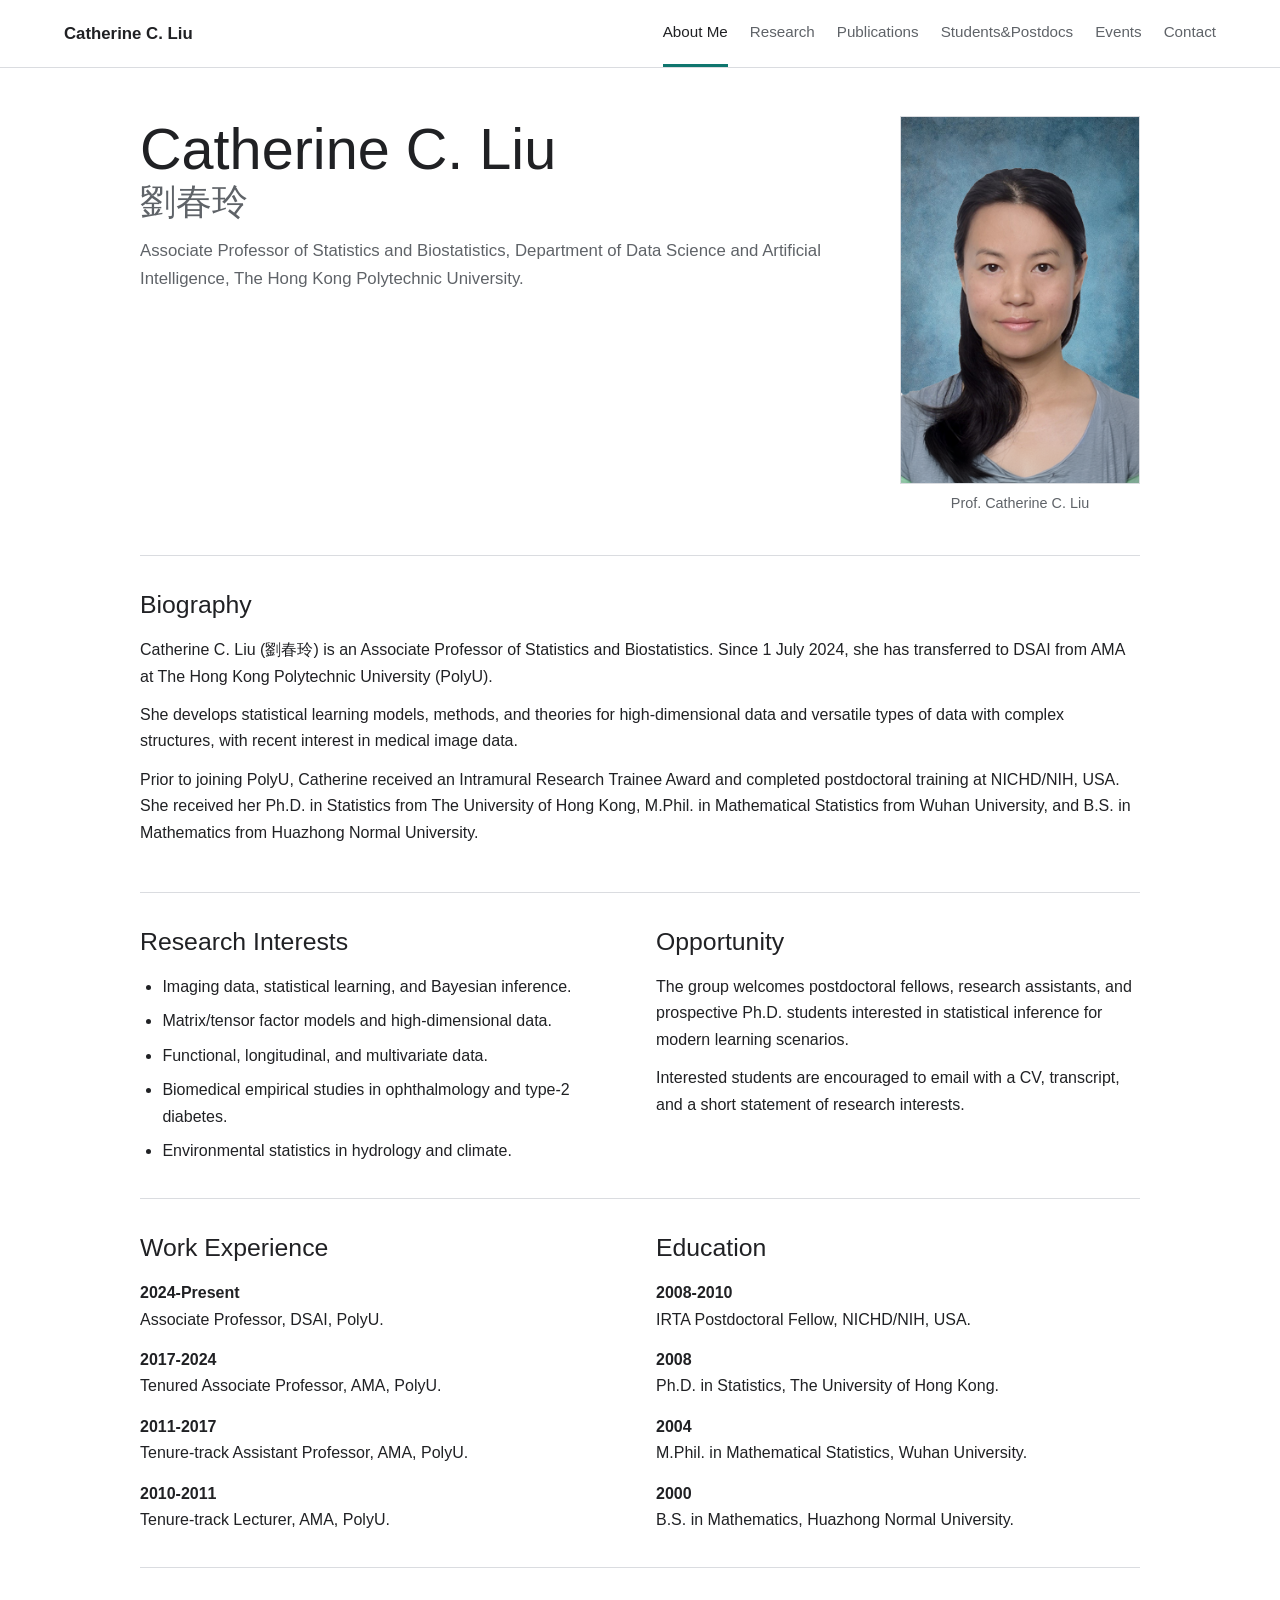
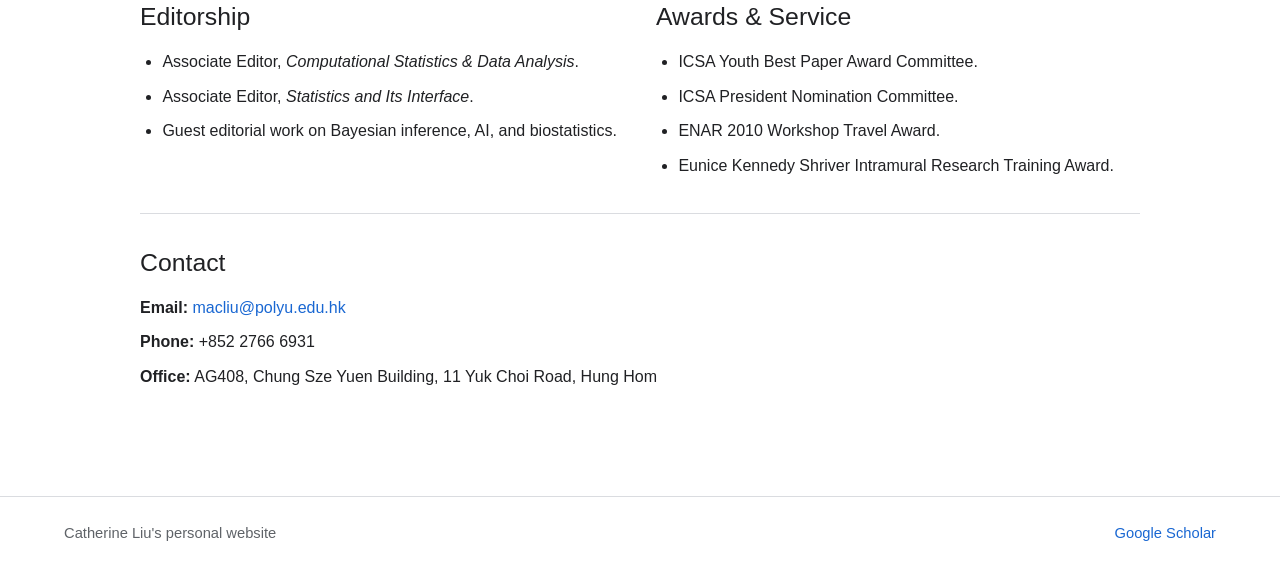
<file: index.html>
<!doctype html>
<html lang="en">
  <head>
    <meta charset="utf-8" />
    <meta name="viewport" content="width=device-width, initial-scale=1" />
    <title>Catherine C. Liu | 劉春玲</title>
    <meta name="description" content="Academic website of Catherine C. Liu, Associate Professor of Statistics and Biostatistics at The Hong Kong Polytechnic University." />
    <link rel="stylesheet" href="styles.css?v=20260514" />
  </head>
  <body>
    <header class="topbar">
      <a class="wordmark" href="index.html">Catherine C. Liu</a>
      <button class="nav-toggle" type="button" aria-expanded="false" aria-controls="site-nav">
        <span></span><span></span><span></span>
      </button>
      <nav id="site-nav" class="site-nav" aria-label="Main navigation">
        <a aria-current="page" href="index.html">About Me</a>
        <a href="research.html">Research</a>
        <a href="publications.html">Publications</a>
        <a href="people.html">Students&Postdocs</a>
        <a href="news.html">Events</a>
        <a href="contact.html">Contact</a>
      </nav>
    </header>

    <main class="home-grid">
      <section class="site-hero">
        <div>
          <h1>Catherine C. Liu <span>劉春玲</span></h1>
          <p class="lead">
            Associate Professor of Statistics and Biostatistics, Department of Data Science and
            Artificial Intelligence, The Hong Kong Polytechnic University.
          </p>
        </div>
        <figure class="profile-photo">
          <img src="assets/google-sites/catherine-liu-profile.png" alt="Prof. Catherine C. Liu" />
          <figcaption>Prof. Catherine C. Liu</figcaption>
        </figure>
      </section>

      <section class="section">
        <h2>Biography</h2>
        <p>
          Catherine C. Liu (劉春玲) is an Associate Professor of Statistics and Biostatistics. Since
          1 July 2024, she has transferred to DSAI from AMA at The Hong Kong Polytechnic University
          (PolyU).
        </p>
        <p>
          She develops statistical learning models, methods, and theories for high-dimensional data
          and versatile types of data with complex structures, with recent interest in medical image
          data.
        </p>
        <p>
          Prior to joining PolyU, Catherine received an Intramural Research Trainee Award and
          completed postdoctoral training at NICHD/NIH, USA. She received her Ph.D. in Statistics
          from The University of Hong Kong, M.Phil. in Mathematical Statistics from Wuhan
          University, and B.S. in Mathematics from Huazhong Normal University.
        </p>
      </section>

      <section class="section two-col">
        <div>
          <h2>Research Interests</h2>
          <ul>
            <li>Imaging data, statistical learning, and Bayesian inference.</li>
            <li>Matrix/tensor factor models and high-dimensional data.</li>
            <li>Functional, longitudinal, and multivariate data.</li>
            <li>Biomedical empirical studies in ophthalmology and type-2 diabetes.</li>
            <li>Environmental statistics in hydrology and climate.</li>
          </ul>
        </div>
        <div>
          <h2>Opportunity</h2>
          <p>
            The group welcomes postdoctoral fellows, research assistants, and prospective Ph.D.
            students interested in statistical inference for modern learning scenarios.
          </p>
          <p>
            Interested students are encouraged to email with a CV, transcript, and a short statement
            of research interests.
          </p>
        </div>
      </section>

      <section class="section two-col">
        <div>
          <h2>Work Experience</h2>
          <ul class="plain-list">
            <li><strong>2024-Present</strong><br />Associate Professor, DSAI, PolyU.</li>
            <li><strong>2017-2024</strong><br />Tenured Associate Professor, AMA, PolyU.</li>
            <li><strong>2011-2017</strong><br />Tenure-track Assistant Professor, AMA, PolyU.</li>
            <li><strong>2010-2011</strong><br />Tenure-track Lecturer, AMA, PolyU.</li>
          </ul>
        </div>
        <div>
          <h2>Education</h2>
          <ul class="plain-list">
            <li><strong>2008-2010</strong><br />IRTA Postdoctoral Fellow, NICHD/NIH, USA.</li>
            <li><strong>2008</strong><br />Ph.D. in Statistics, The University of Hong Kong.</li>
            <li><strong>2004</strong><br />M.Phil. in Mathematical Statistics, Wuhan University.</li>
            <li><strong>2000</strong><br />B.S. in Mathematics, Huazhong Normal University.</li>
          </ul>
        </div>
      </section>

      <section class="section two-col">
        <div>
          <h2>Editorship</h2>
          <ul>
            <li>Associate Editor, <em>Computational Statistics & Data Analysis</em>.</li>
            <li>Associate Editor, <em>Statistics and Its Interface</em>.</li>
            <li>Guest editorial work on Bayesian inference, AI, and biostatistics.</li>
          </ul>
        </div>
        <div>
          <h2>Awards & Service</h2>
          <ul>
            <li>ICSA Youth Best Paper Award Committee.</li>
            <li>ICSA President Nomination Committee.</li>
            <li>ENAR 2010 Workshop Travel Award.</li>
            <li>Eunice Kennedy Shriver Intramural Research Training Award.</li>
          </ul>
        </div>
      </section>

      <section class="section">
        <h2>Contact</h2>
        <ul class="contact-list">
          <li><strong>Email:</strong> <a href="mailto:macliu@polyu.edu.hk">macliu@polyu.edu.hk</a></li>
          <li><strong>Phone:</strong> +852 2766 6931</li>
          <li><strong>Office:</strong> AG408, Chung Sze Yuen Building, 11 Yuk Choi Road, Hung Hom</li>
        </ul>
      </section>
    </main>

    <footer class="footer">
      <span>Catherine Liu's personal website</span>
      <a href="https://scholar.google.com" target="_blank" rel="noreferrer">Google Scholar</a>
    </footer>
    <script src="script.js"></script>
  </body>
</html>
</file>
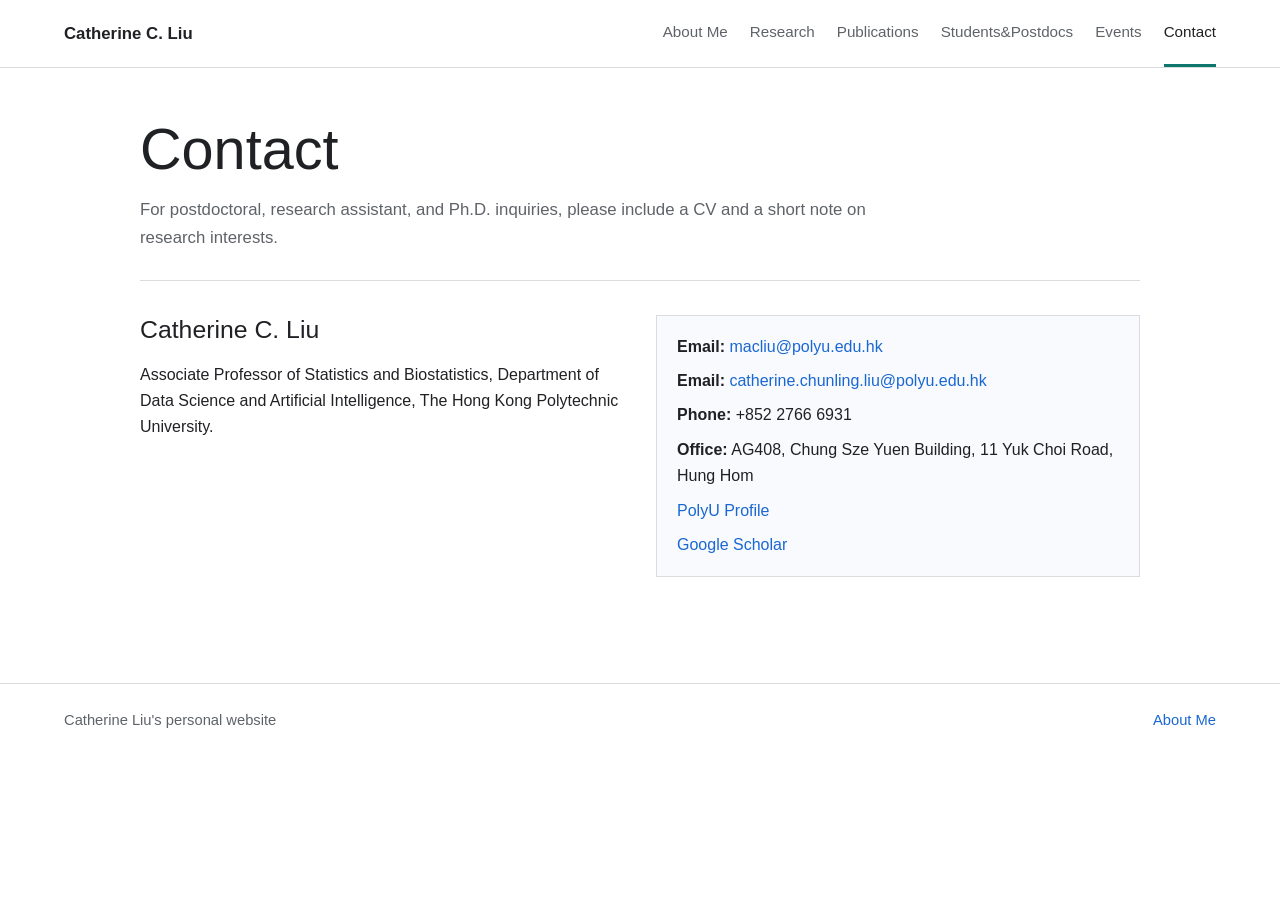
<file: contact.html>
<!doctype html>
<html lang="en">
  <head>
    <meta charset="utf-8" />
    <meta name="viewport" content="width=device-width, initial-scale=1" />
    <title>Contact | Catherine C. Liu</title>
    <link rel="stylesheet" href="styles.css?v=20260514" />
  </head>
  <body>
    <header class="topbar">
      <a class="wordmark" href="index.html">Catherine C. Liu</a>
      <button class="nav-toggle" type="button" aria-expanded="false" aria-controls="site-nav"><span></span><span></span><span></span></button>
      <nav id="site-nav" class="site-nav">
        <a href="index.html">About Me</a><a href="research.html">Research</a><a href="publications.html">Publications</a><a href="people.html">Students&Postdocs</a><a href="news.html">Events</a><a aria-current="page" href="contact.html">Contact</a>
      </nav>
    </header>

    <main class="page">
      <header class="page-head">
        <h1>Contact</h1>
        <p class="subtle">For postdoctoral, research assistant, and Ph.D. inquiries, please include a CV and a short note on research interests.</p>
      </header>

      <section class="chapter two-col">
        <div>
          <h2>Catherine C. Liu</h2>
          <p>
            Associate Professor of Statistics and Biostatistics, Department of Data Science and
            Artificial Intelligence, The Hong Kong Polytechnic University.
          </p>
        </div>
        <div class="info-panel">
          <ul class="contact-list">
            <li><strong>Email:</strong> <a href="mailto:macliu@polyu.edu.hk">macliu@polyu.edu.hk</a></li>
            <li><strong>Email:</strong> <a href="mailto:catherine.chunling.liu@polyu.edu.hk">catherine.chunling.liu@polyu.edu.hk</a></li>
            <li><strong>Phone:</strong> +852 2766 6931</li>
            <li><strong>Office:</strong> AG408, Chung Sze Yuen Building, 11 Yuk Choi Road, Hung Hom</li>
            <li><a href="https://www.polyu.edu.hk/dsai/people/academic-staff/liucatherine/?sc_lang=en" target="_blank" rel="noreferrer">PolyU Profile</a></li>
            <li><a href="https://scholar.google.com" target="_blank" rel="noreferrer">Google Scholar</a></li>
          </ul>
        </div>
      </section>
    </main>

    <footer class="footer"><span>Catherine Liu's personal website</span><a href="index.html">About Me</a></footer>
    <script src="script.js"></script>
  </body>
</html>
</file>
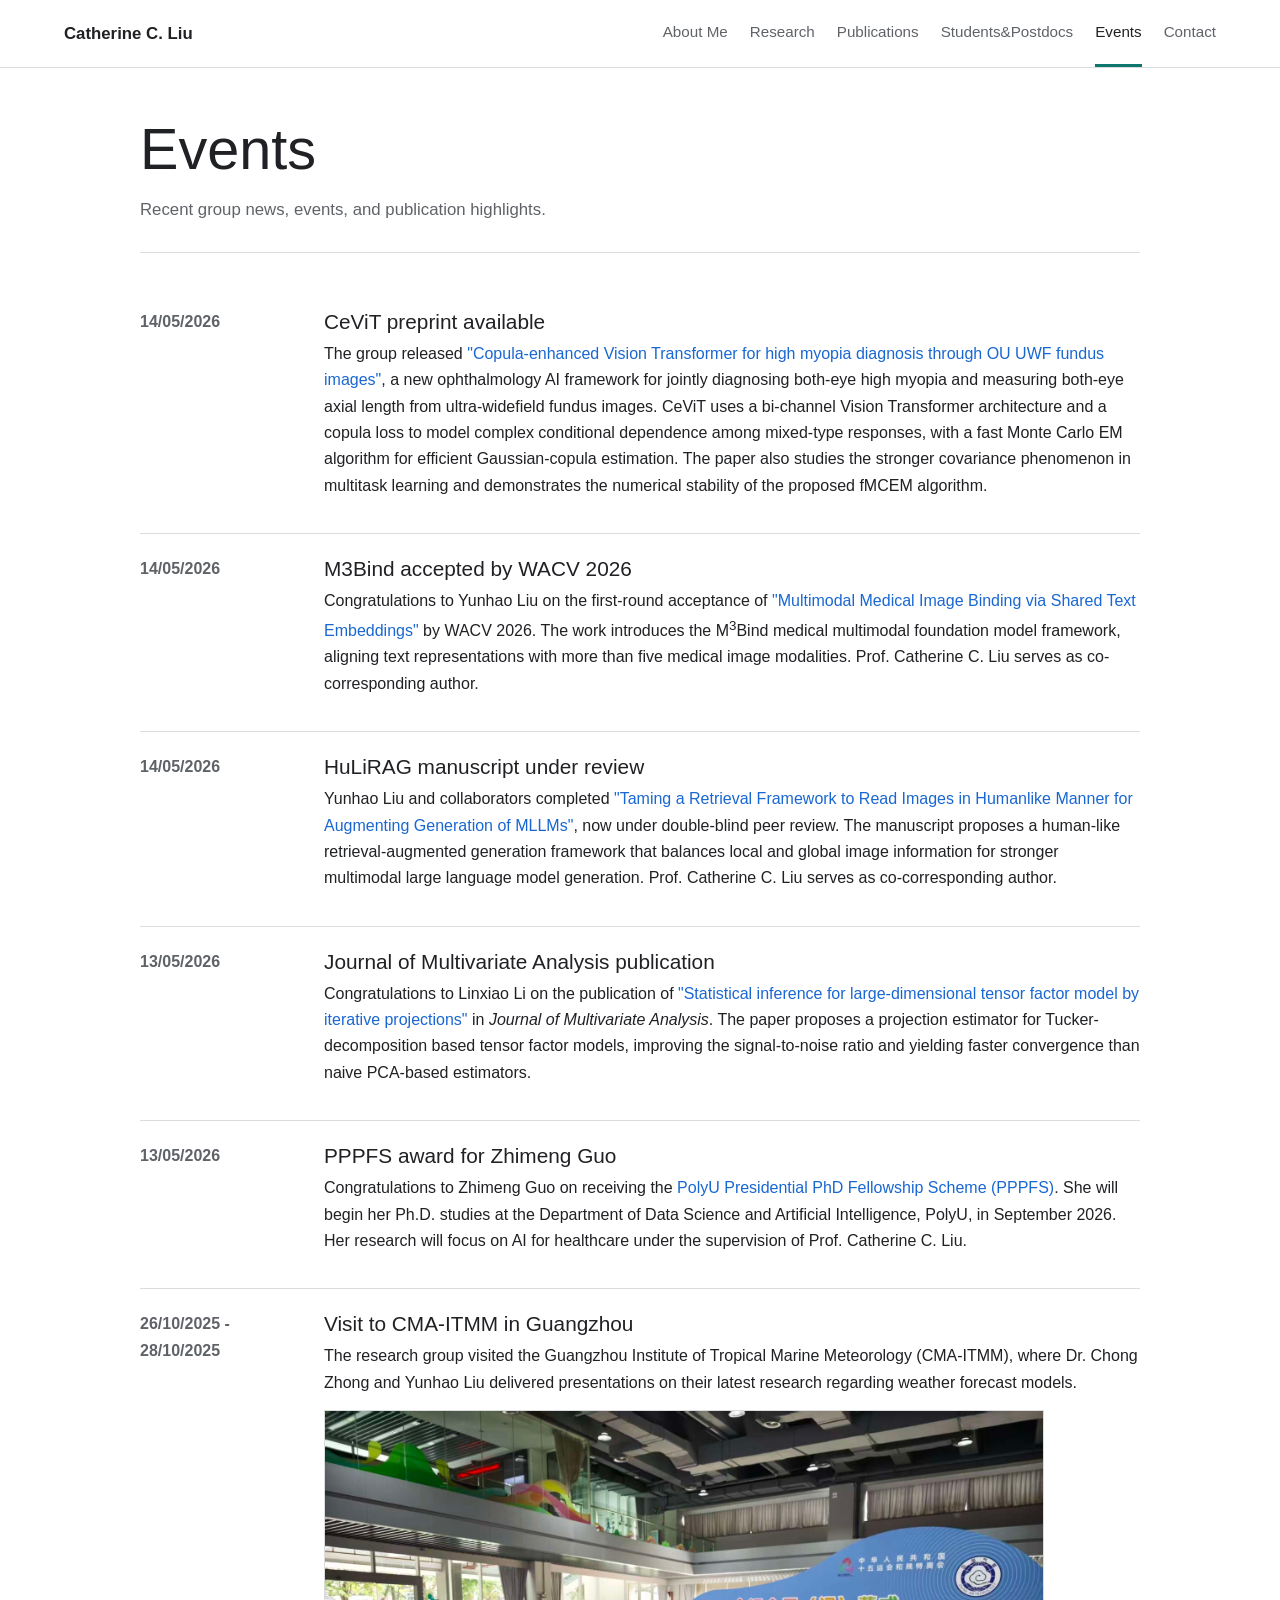
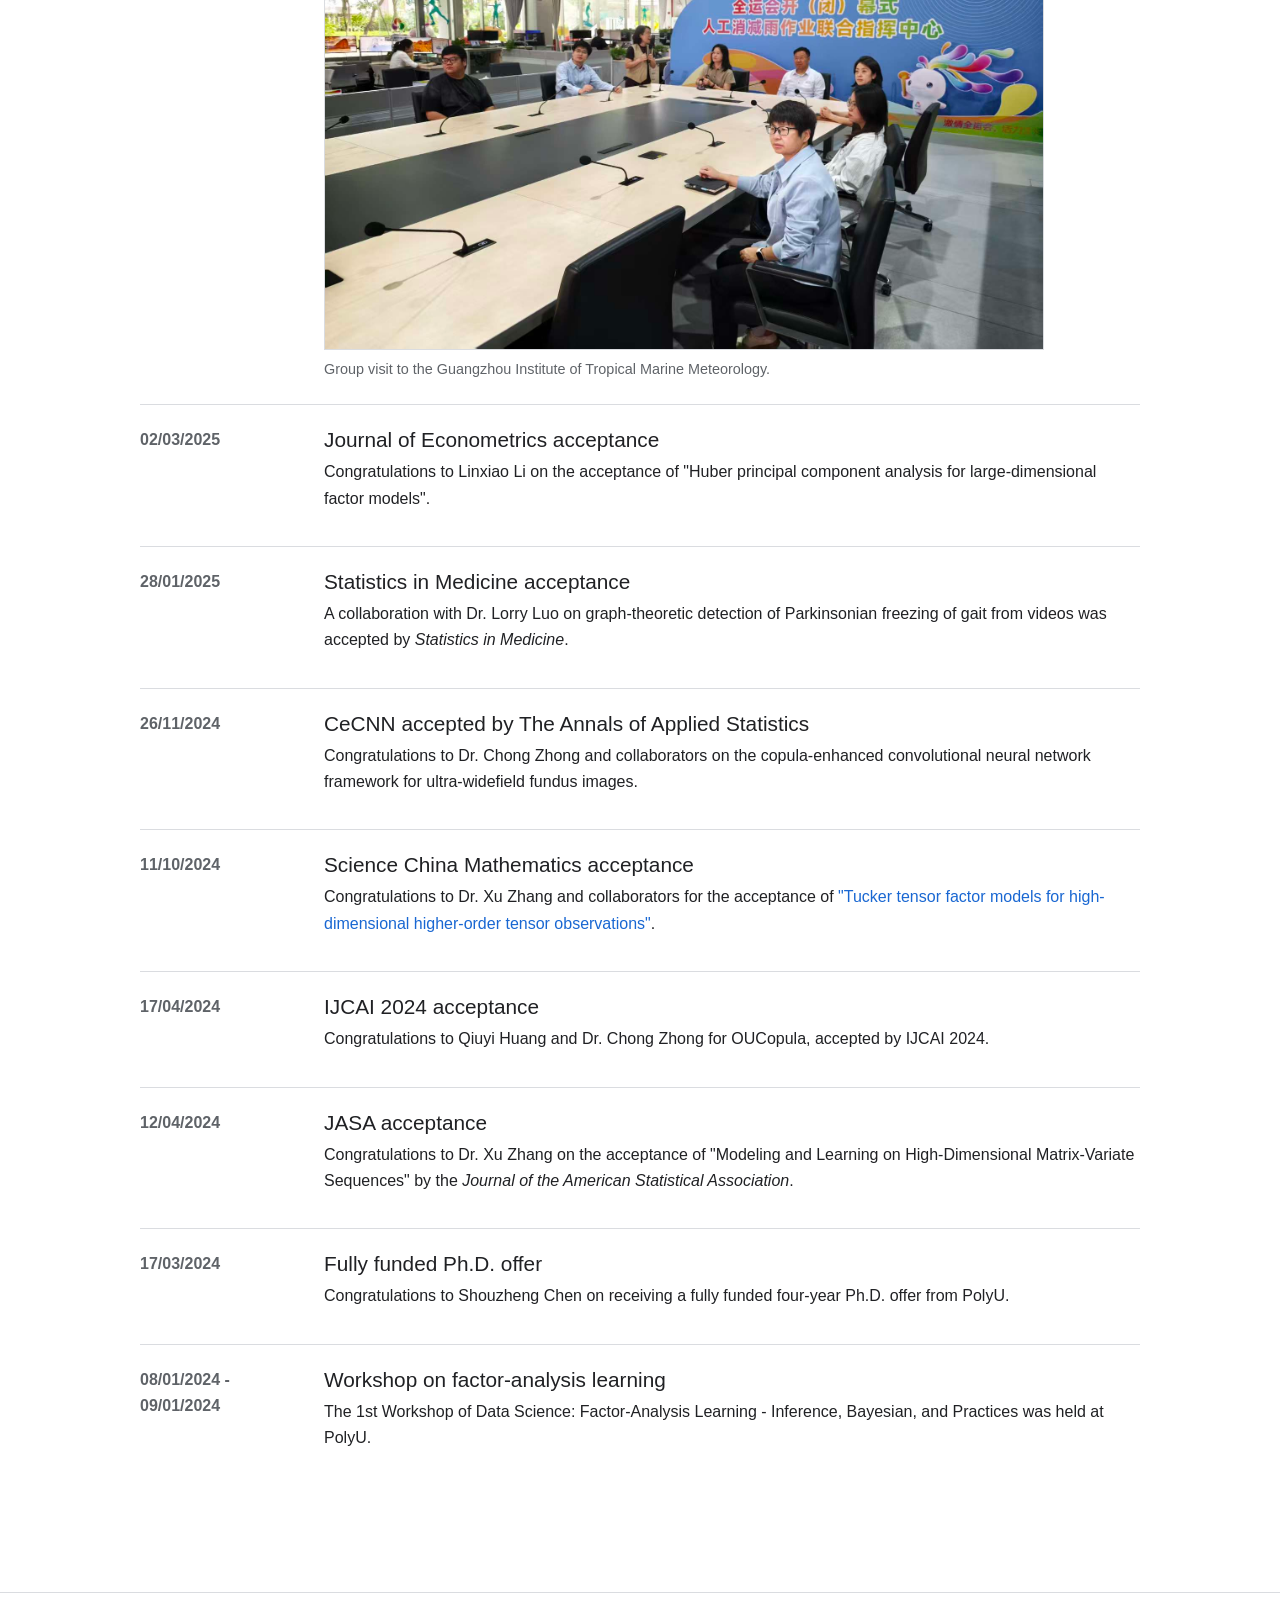
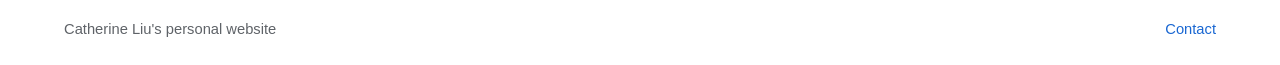
<file: news.html>
<!doctype html>
<html lang="en">
  <head>
    <meta charset="utf-8" />
    <meta name="viewport" content="width=device-width, initial-scale=1" />
    <title>Events | Catherine C. Liu</title>
    <link rel="stylesheet" href="styles.css?v=20260514" />
  </head>
  <body>
    <header class="topbar">
      <a class="wordmark" href="index.html">Catherine C. Liu</a>
      <button class="nav-toggle" type="button" aria-expanded="false" aria-controls="site-nav"><span></span><span></span><span></span></button>
      <nav id="site-nav" class="site-nav">
        <a href="index.html">About Me</a><a href="research.html">Research</a><a href="publications.html">Publications</a><a href="people.html">Students&Postdocs</a><a aria-current="page" href="news.html">Events</a><a href="contact.html">Contact</a>
      </nav>
    </header>

    <main class="page">
      <header class="page-head">
        <h1>Events</h1>
        <p class="subtle">Recent group news, events, and publication highlights.</p>
      </header>

      <section class="chapter news-list">
        <article><time>14/05/2026</time><div><h2>CeViT preprint available</h2><p>The group released <a href="https://arxiv.org/html/2501.06540v2" target="_blank" rel="noreferrer">"Copula-enhanced Vision Transformer for high myopia diagnosis through OU UWF fundus images"</a>, a new ophthalmology AI framework for jointly diagnosing both-eye high myopia and measuring both-eye axial length from ultra-widefield fundus images. CeViT uses a bi-channel Vision Transformer architecture and a copula loss to model complex conditional dependence among mixed-type responses, with a fast Monte Carlo EM algorithm for efficient Gaussian-copula estimation. The paper also studies the stronger covariance phenomenon in multitask learning and demonstrates the numerical stability of the proposed fMCEM algorithm.</p></div></article>
        <article><time>14/05/2026</time><div><h2>M3Bind accepted by WACV 2026</h2><p>Congratulations to Yunhao Liu on the first-round acceptance of <a href="https://openaccess.thecvf.com/content/WACV2026/html/Liu_Multimodal_Medical_Image_Binding_via_Shared_Text_Embeddings_WACV_2026_paper.html" target="_blank" rel="noreferrer">"Multimodal Medical Image Binding via Shared Text Embeddings"</a> by WACV 2026. The work introduces the M<sup>3</sup>Bind medical multimodal foundation model framework, aligning text representations with more than five medical image modalities. Prof. Catherine C. Liu serves as co-corresponding author.</p></div></article>
        <article><time>14/05/2026</time><div><h2>HuLiRAG manuscript under review</h2><p>Yunhao Liu and collaborators completed <a href="https://arxiv.org/abs/2510.10426" target="_blank" rel="noreferrer">"Taming a Retrieval Framework to Read Images in Humanlike Manner for Augmenting Generation of MLLMs"</a>, now under double-blind peer review. The manuscript proposes a human-like retrieval-augmented generation framework that balances local and global image information for stronger multimodal large language model generation. Prof. Catherine C. Liu serves as co-corresponding author.</p></div></article>
        <article><time>13/05/2026</time><div><h2>Journal of Multivariate Analysis publication</h2><p>Congratulations to Linxiao Li on the publication of <a href="https://doi.org/10.1016/j.jmva.2026.105616" target="_blank" rel="noreferrer">"Statistical inference for large-dimensional tensor factor model by iterative projections"</a> in <em>Journal of Multivariate Analysis</em>. The paper proposes a projection estimator for Tucker-decomposition based tensor factor models, improving the signal-to-noise ratio and yielding faster convergence than naive PCA-based estimators.</p></div></article>
        <article><time>13/05/2026</time><div><h2>PPPFS award for Zhimeng Guo</h2><p>Congratulations to Zhimeng Guo on receiving the <a href="https://www.polyu.edu.hk/gs/prospective-students/fellowship-scholarship-schemes/pppfs/" target="_blank" rel="noreferrer">PolyU Presidential PhD Fellowship Scheme (PPPFS)</a>. She will begin her Ph.D. studies at the Department of Data Science and Artificial Intelligence, PolyU, in September 2026. Her research will focus on AI for healthcare under the supervision of Prof. Catherine C. Liu.</p></div></article>
        <article><time>26/10/2025 - 28/10/2025</time><div><h2>Visit to CMA-ITMM in Guangzhou</h2><p>The research group visited the Guangzhou Institute of Tropical Marine Meteorology (CMA-ITMM), where Dr. Chong Zhong and Yunhao Liu delivered presentations on their latest research regarding weather forecast models.</p><figure class="news-photo"><img src="assets/news/cma-itmm-visit-2025.jpg" alt="Group visit to the Guangzhou Institute of Tropical Marine Meteorology" /><figcaption>Group visit to the Guangzhou Institute of Tropical Marine Meteorology.</figcaption></figure></div></article>
        <article><time>02/03/2025</time><div><h2>Journal of Econometrics acceptance</h2><p>Congratulations to Linxiao Li on the acceptance of "Huber principal component analysis for large-dimensional factor models".</p></div></article>
        <article><time>28/01/2025</time><div><h2>Statistics in Medicine acceptance</h2><p>A collaboration with Dr. Lorry Luo on graph-theoretic detection of Parkinsonian freezing of gait from videos was accepted by <em>Statistics in Medicine</em>.</p></div></article>
        <article><time>26/11/2024</time><div><h2>CeCNN accepted by The Annals of Applied Statistics</h2><p>Congratulations to Dr. Chong Zhong and collaborators on the copula-enhanced convolutional neural network framework for ultra-widefield fundus images.</p></div></article>
        <article><time>11/10/2024</time><div><h2>Science China Mathematics acceptance</h2><p>Congratulations to Dr. Xu Zhang and collaborators for the acceptance of <a href="https://research.polyu.edu.hk/en/publications/tucker-tensor-factor-models-for-high-dimensional-higher-order-ten/" target="_blank" rel="noreferrer">"Tucker tensor factor models for high-dimensional higher-order tensor observations"</a>.</p></div></article>
        <article><time>17/04/2024</time><div><h2>IJCAI 2024 acceptance</h2><p>Congratulations to Qiuyi Huang and Dr. Chong Zhong for OUCopula, accepted by IJCAI 2024.</p></div></article>
        <article><time>12/04/2024</time><div><h2>JASA acceptance</h2><p>Congratulations to Dr. Xu Zhang on the acceptance of "Modeling and Learning on High-Dimensional Matrix-Variate Sequences" by the <em>Journal of the American Statistical Association</em>.</p></div></article>
        <article><time>17/03/2024</time><div><h2>Fully funded Ph.D. offer</h2><p>Congratulations to Shouzheng Chen on receiving a fully funded four-year Ph.D. offer from PolyU.</p></div></article>
        <article><time>08/01/2024 - 09/01/2024</time><div><h2>Workshop on factor-analysis learning</h2><p>The 1st Workshop of Data Science: Factor-Analysis Learning - Inference, Bayesian, and Practices was held at PolyU.</p></div></article>
      </section>
    </main>

    <footer class="footer"><span>Catherine Liu's personal website</span><a href="contact.html">Contact</a></footer>
    <script src="script.js"></script>
  </body>
</html>
</file>
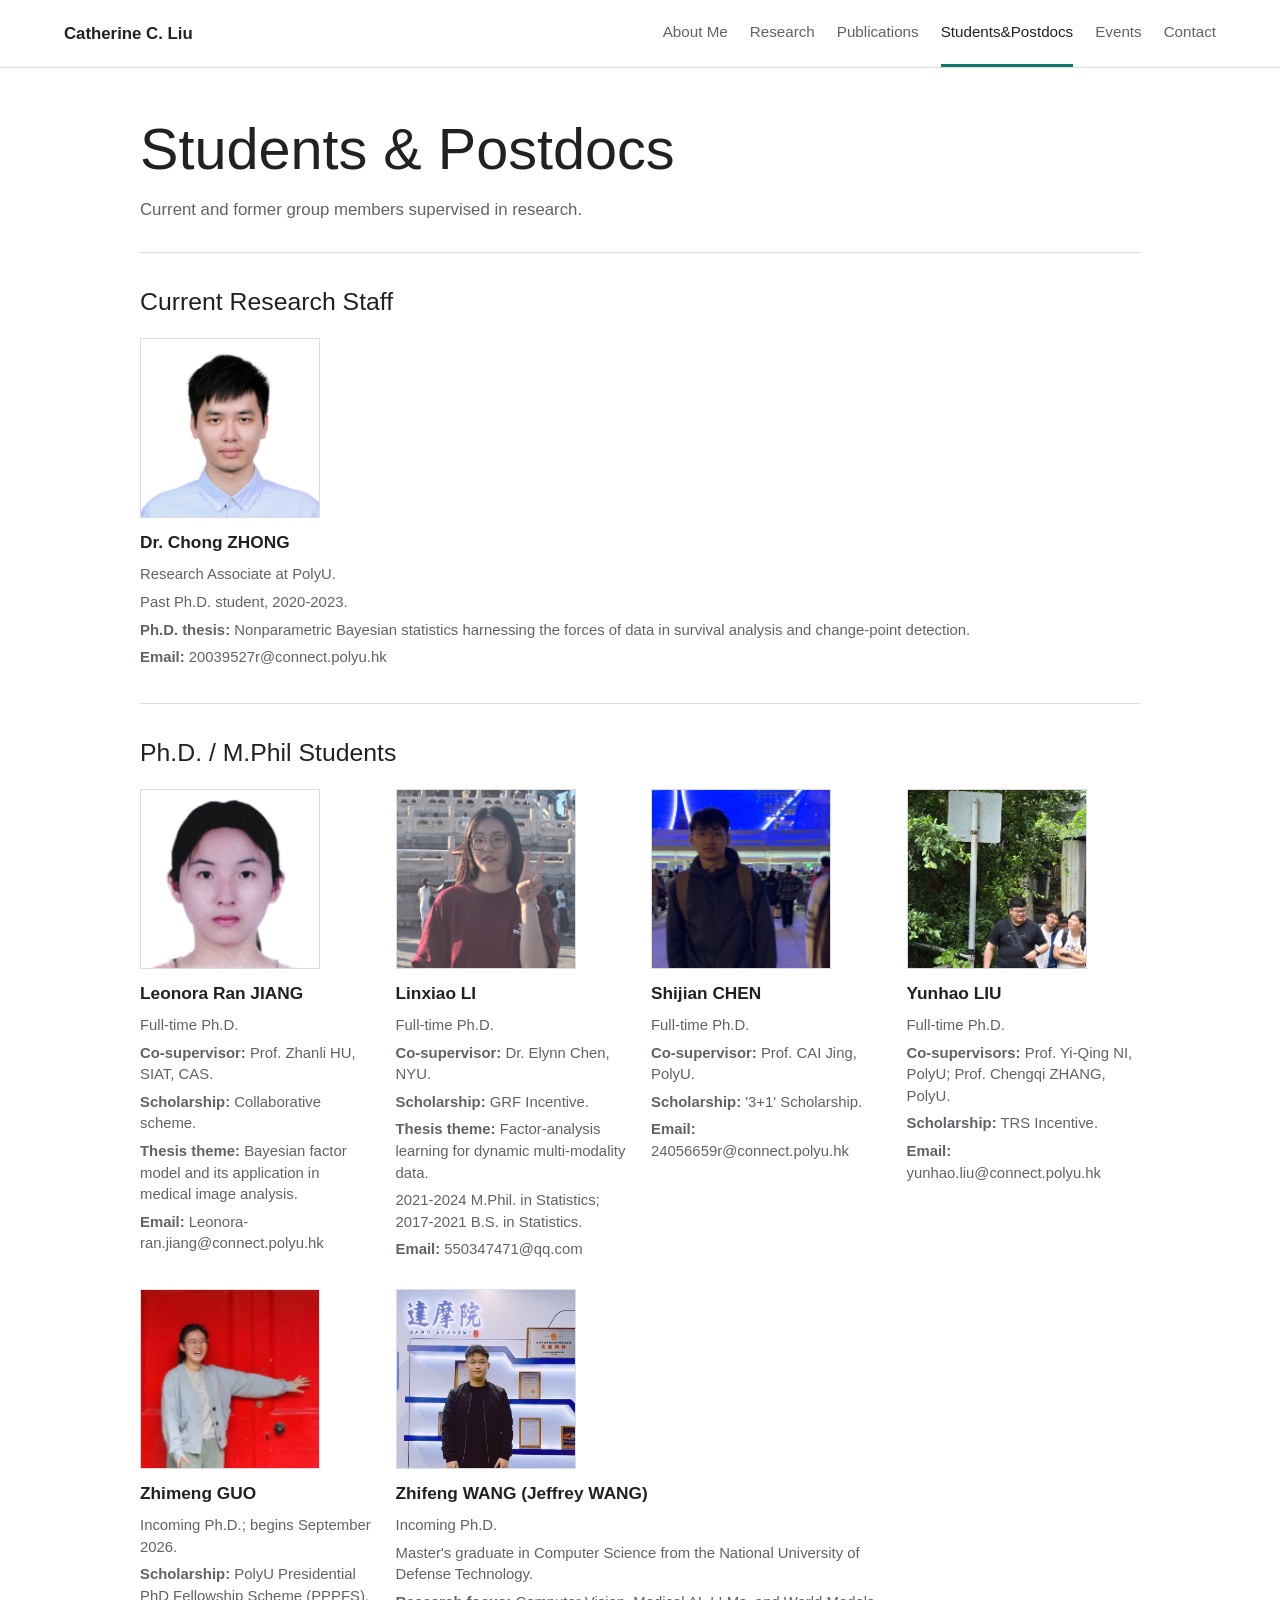
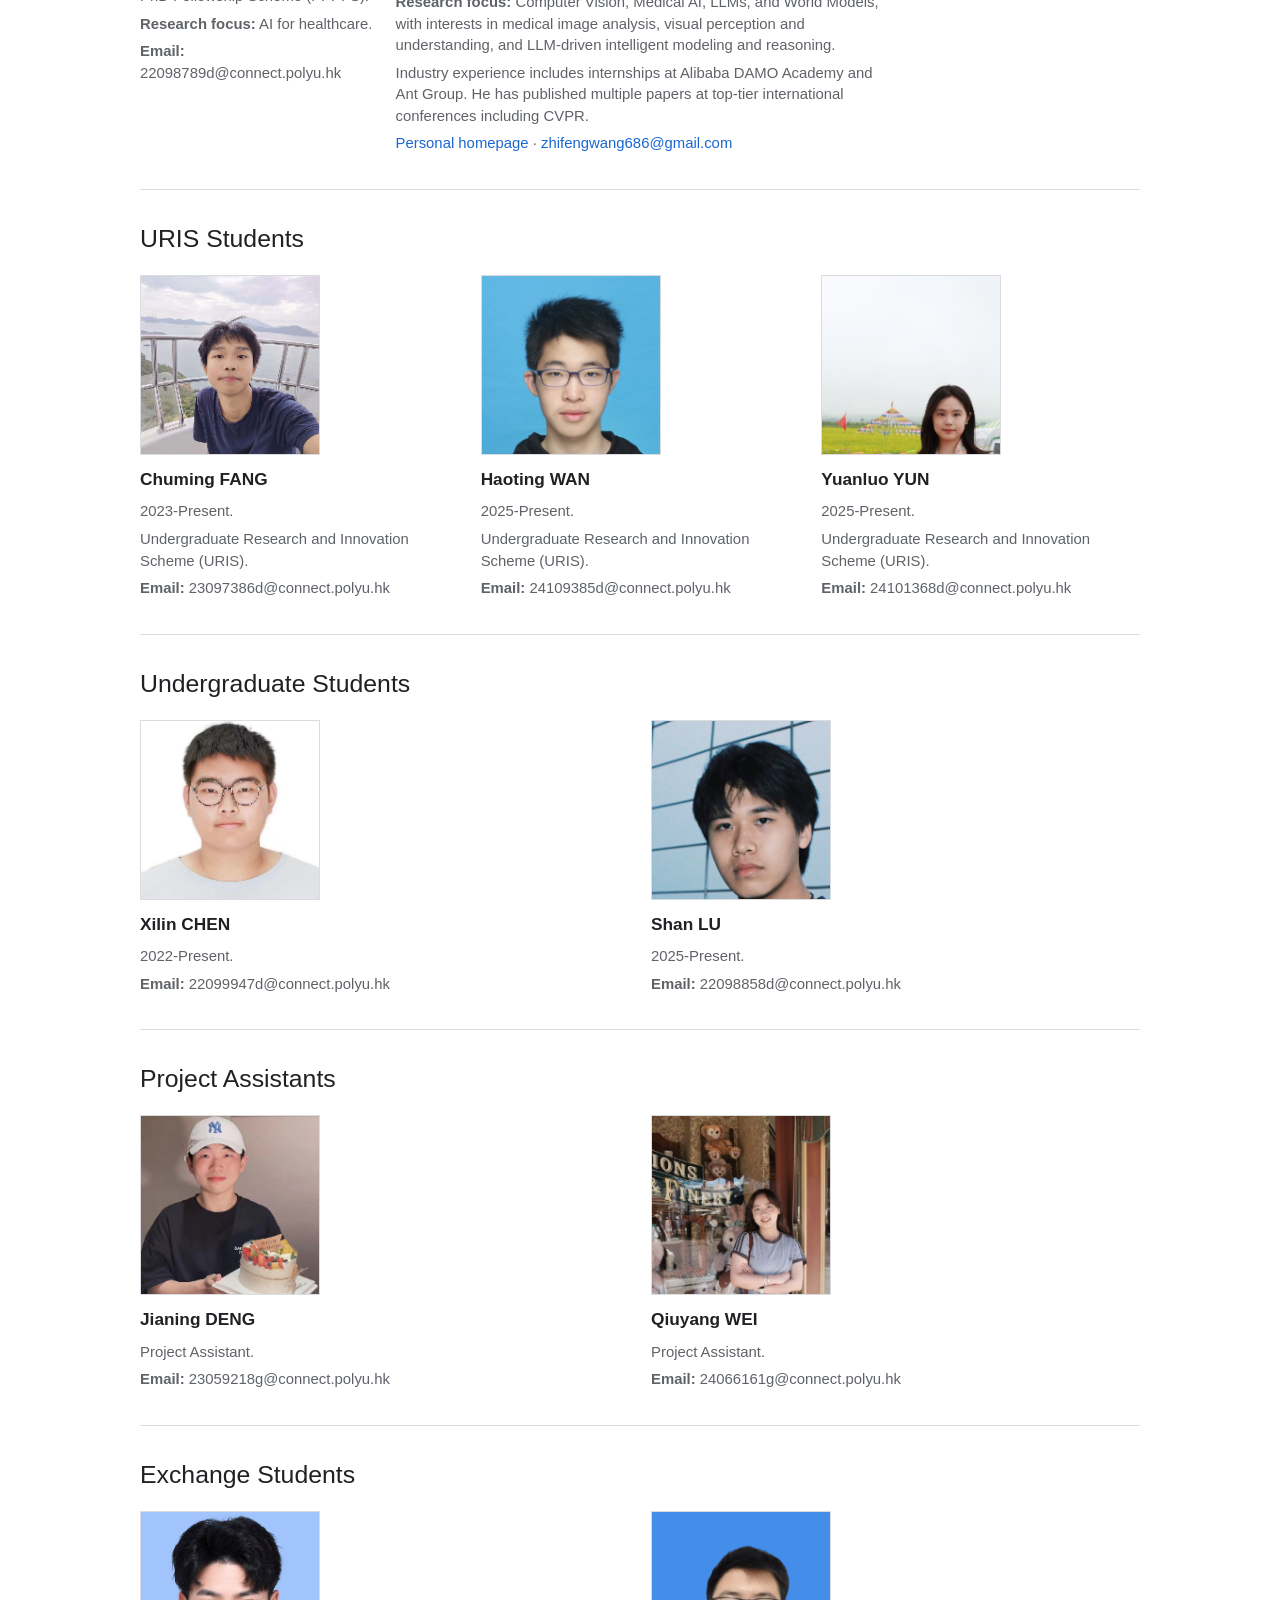
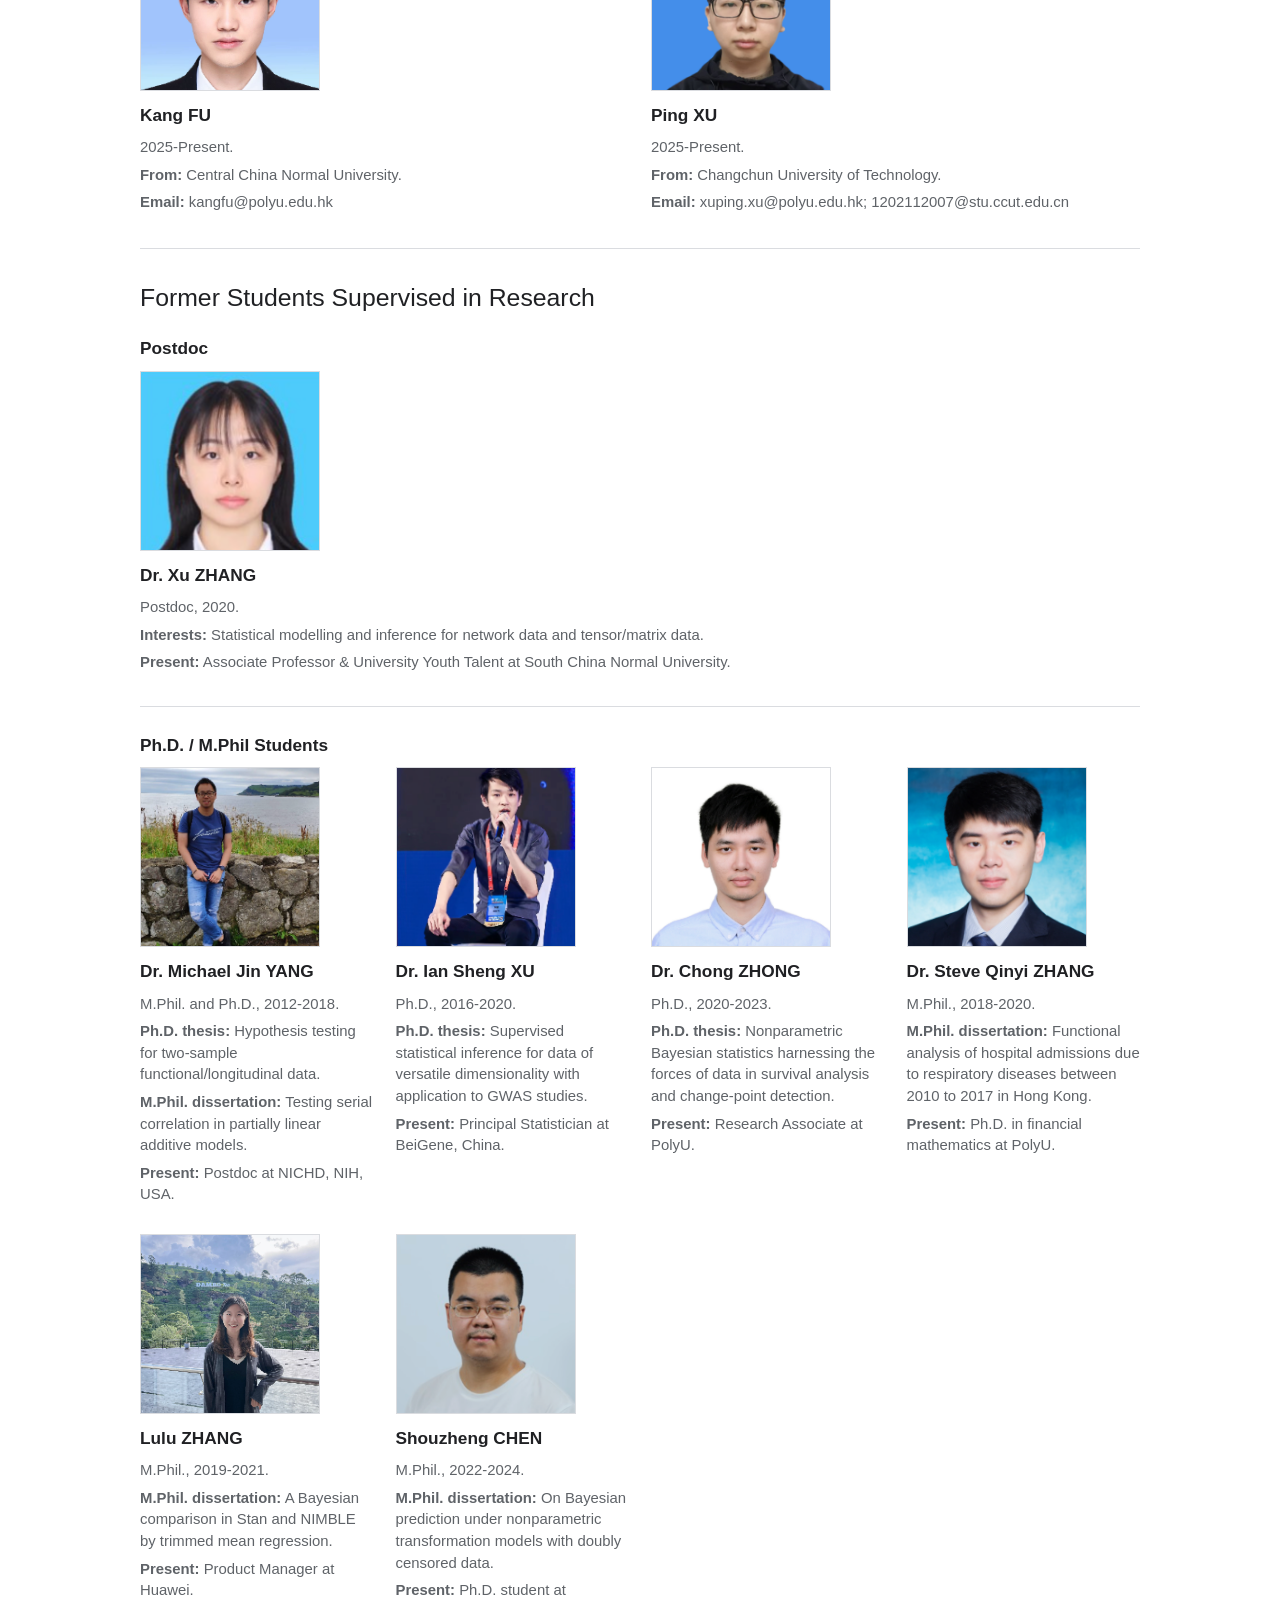
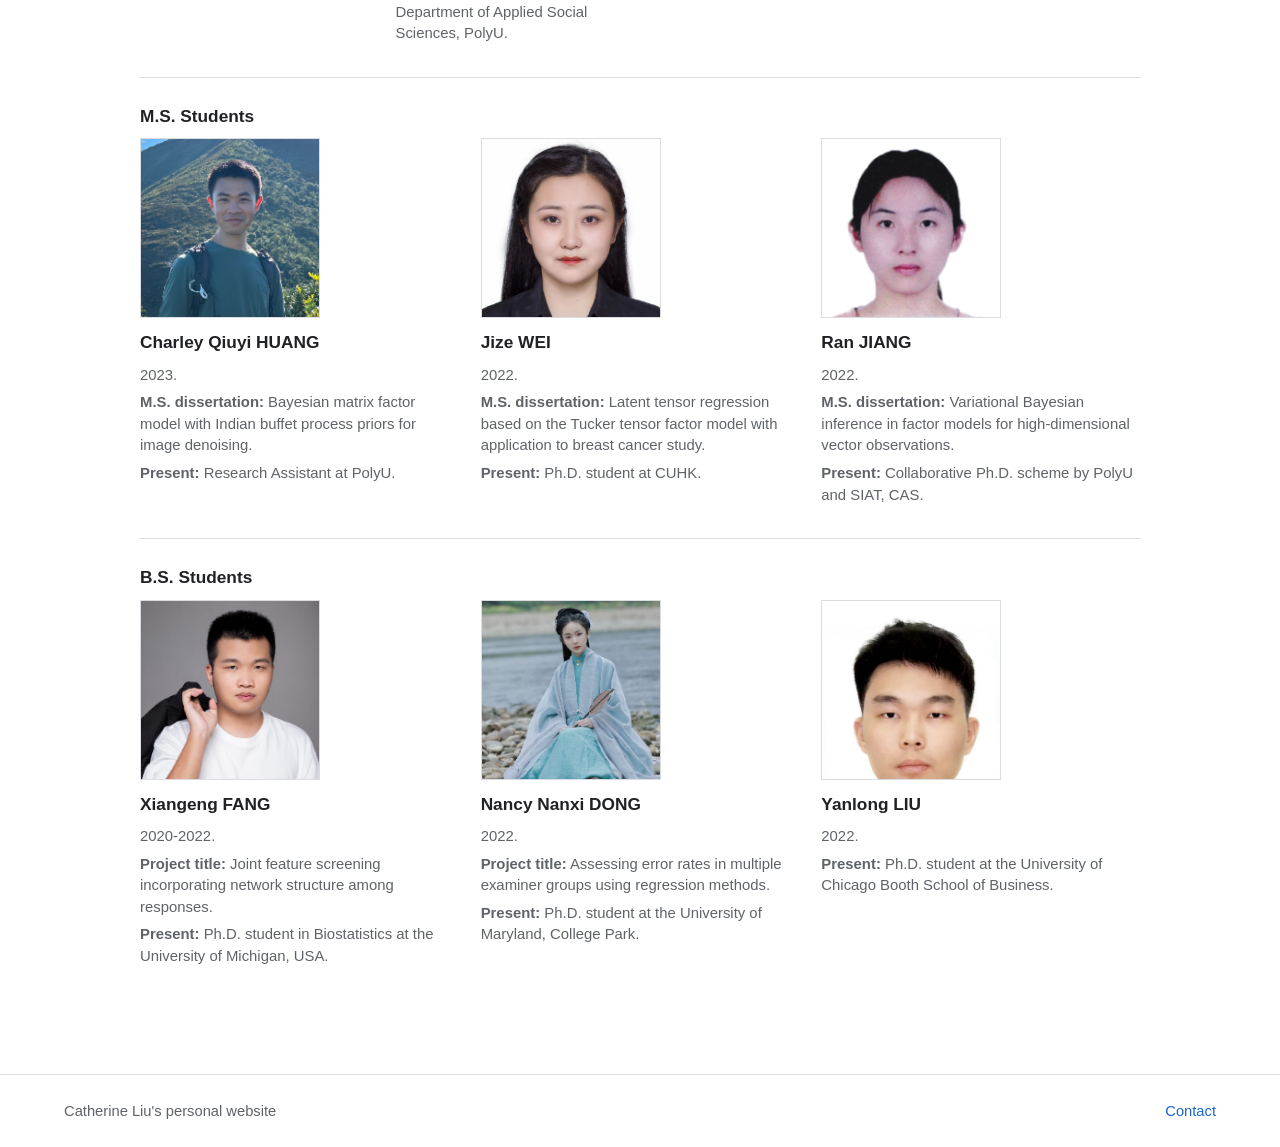
<file: people.html>
<!doctype html>
<html lang="en">
  <head>
    <meta charset="utf-8" />
    <meta name="viewport" content="width=device-width, initial-scale=1" />
    <title>Students & Postdocs | Catherine C. Liu</title>
    <link rel="stylesheet" href="styles.css?v=20260514" />
  </head>
  <body>
    <header class="topbar">
      <a class="wordmark" href="index.html">Catherine C. Liu</a>
      <button class="nav-toggle" type="button" aria-expanded="false" aria-controls="site-nav"><span></span><span></span><span></span></button>
      <nav id="site-nav" class="site-nav">
        <a href="index.html">About Me</a><a href="research.html">Research</a><a href="publications.html">Publications</a><a aria-current="page" href="people.html">Students&Postdocs</a><a href="news.html">Events</a><a href="contact.html">Contact</a>
      </nav>
    </header>

    <main class="page">
      <header class="page-head">
        <h1>Students & Postdocs</h1>
        <p class="subtle">Current and former group members supervised in research.</p>
      </header>

      <section class="people-section">
        <h2>Current Research Staff</h2>
        <div class="people-grid">
          <article class="person">
            <img src="assets/people/chong-zhong.png" alt="Dr. Chong ZHONG" />
            <h3>Dr. Chong ZHONG</h3>
            <p>Research Associate at PolyU.</p>
            <p>Past Ph.D. student, 2020-2023.</p>
            <p><strong>Ph.D. thesis:</strong> Nonparametric Bayesian statistics harnessing the forces of data in survival analysis and change-point detection.</p>
            <p><strong>Email:</strong> 20039527r@connect.polyu.hk</p>
          </article>
        </div>
      </section>

      <section class="people-section">
        <h2>Ph.D. / M.Phil Students</h2>
        <div class="people-grid">
          <article class="person">
            <img src="assets/people/leonora-ran-jiang.png" alt="Leonora Ran JIANG" />
            <h3>Leonora Ran JIANG</h3>
            <p>Full-time Ph.D.</p>
            <p><strong>Co-supervisor:</strong> Prof. Zhanli HU, SIAT, CAS.</p>
            <p><strong>Scholarship:</strong> Collaborative scheme.</p>
            <p><strong>Thesis theme:</strong> Bayesian factor model and its application in medical image analysis.</p>
            <p><strong>Email:</strong> Leonora-ran.jiang@connect.polyu.hk</p>
          </article>
          <article class="person">
            <img src="assets/people/linxiao-li.png" alt="Linxiao LI" />
            <h3>Linxiao LI</h3>
            <p>Full-time Ph.D.</p>
            <p><strong>Co-supervisor:</strong> Dr. Elynn Chen, NYU.</p>
            <p><strong>Scholarship:</strong> GRF Incentive.</p>
            <p><strong>Thesis theme:</strong> Factor-analysis learning for dynamic multi-modality data.</p>
            <p>2021-2024 M.Phil. in Statistics; 2017-2021 B.S. in Statistics.</p>
            <p><strong>Email:</strong> 550347471@qq.com</p>
          </article>
          <article class="person">
            <img src="assets/people/shijian-chen.png" alt="Shijian CHEN" />
            <h3>Shijian CHEN</h3>
            <p>Full-time Ph.D.</p>
            <p><strong>Co-supervisor:</strong> Prof. CAI Jing, PolyU.</p>
            <p><strong>Scholarship:</strong> '3+1' Scholarship.</p>
            <p><strong>Email:</strong> 24056659r@connect.polyu.hk</p>
          </article>
          <article class="person">
            <img src="assets/people/yunhao-liu.png" alt="Yunhao LIU" />
            <h3>Yunhao LIU</h3>
            <p>Full-time Ph.D.</p>
            <p><strong>Co-supervisors:</strong> Prof. Yi-Qing NI, PolyU; Prof. Chengqi ZHANG, PolyU.</p>
            <p><strong>Scholarship:</strong> TRS Incentive.</p>
            <p><strong>Email:</strong> yunhao.liu@connect.polyu.hk</p>
          </article>
          <article class="person">
            <img src="assets/people/zhimeng-guo.png" alt="Zhimeng GUO" />
            <h3>Zhimeng GUO</h3>
            <p>Incoming Ph.D.; begins September 2026.</p>
            <p><strong>Scholarship:</strong> PolyU Presidential PhD Fellowship Scheme (PPPFS).</p>
            <p><strong>Research focus:</strong> AI for healthcare.</p>
            <p><strong>Email:</strong> 22098789d@connect.polyu.hk</p>
          </article>
          <article class="person person-wide">
            <img src="assets/people/zhifeng-wang.jpg" alt="Zhifeng WANG" />
            <h3>Zhifeng WANG (Jeffrey WANG)</h3>
            <p>Incoming Ph.D.</p>
            <p>Master's graduate in Computer Science from the National University of Defense Technology.</p>
            <p><strong>Research focus:</strong> Computer Vision, Medical AI, LLMs, and World Models, with interests in medical image analysis, visual perception and understanding, and LLM-driven intelligent modeling and reasoning.</p>
            <p>Industry experience includes internships at Alibaba DAMO Academy and Ant Group. He has published multiple papers at top-tier international conferences including CVPR.</p>
            <p><a href="https://jefferyzhifeng.github.io/" target="_blank" rel="noreferrer">Personal homepage</a> · <a href="mailto:zhifengwang686@gmail.com">zhifengwang686@gmail.com</a></p>
          </article>
        </div>
      </section>

      <section class="people-section">
        <h2>URIS Students</h2>
        <div class="people-grid">
          <article class="person">
            <img src="assets/people/chuming-fang.png" alt="Chuming FANG" />
            <h3>Chuming FANG</h3>
            <p>2023-Present.</p>
            <p>Undergraduate Research and Innovation Scheme (URIS).</p>
            <p><strong>Email:</strong> 23097386d@connect.polyu.hk</p>
          </article>
          <article class="person">
            <img src="assets/people/haoting-wan.png" alt="Haoting WAN" />
            <h3>Haoting WAN</h3>
            <p>2025-Present.</p>
            <p>Undergraduate Research and Innovation Scheme (URIS).</p>
            <p><strong>Email:</strong> 24109385d@connect.polyu.hk</p>
          </article>
          <article class="person">
            <img src="assets/people/yuanluo-yun.png" alt="Yuanluo YUN" />
            <h3>Yuanluo YUN</h3>
            <p>2025-Present.</p>
            <p>Undergraduate Research and Innovation Scheme (URIS).</p>
            <p><strong>Email:</strong> 24101368d@connect.polyu.hk</p>
          </article>
        </div>
      </section>

      <section class="people-section">
        <h2>Undergraduate Students</h2>
        <div class="people-grid">
          <article class="person">
            <img src="assets/people/xilin-chen.png" alt="Xilin CHEN" />
            <h3>Xilin CHEN</h3>
            <p>2022-Present.</p>
            <p><strong>Email:</strong> 22099947d@connect.polyu.hk</p>
          </article>
          <article class="person">
            <img src="assets/people/shan-lu.png" alt="Shan LU" />
            <h3>Shan LU</h3>
            <p>2025-Present.</p>
            <p><strong>Email:</strong> 22098858d@connect.polyu.hk</p>
          </article>
        </div>
      </section>

      <section class="people-section">
        <h2>Project Assistants</h2>
        <div class="people-grid">
          <article class="person">
            <img src="assets/people/jianing-deng.png" alt="Jianing DENG" />
            <h3>Jianing DENG</h3>
            <p>Project Assistant.</p>
            <p><strong>Email:</strong> 23059218g@connect.polyu.hk</p>
          </article>
          <article class="person">
            <img src="assets/people/qiuyang-wei.png" alt="Qiuyang WEI" />
            <h3>Qiuyang WEI</h3>
            <p>Project Assistant.</p>
            <p><strong>Email:</strong> 24066161g@connect.polyu.hk</p>
          </article>
        </div>
      </section>

      <section class="people-section">
        <h2>Exchange Students</h2>
        <div class="people-grid">
          <article class="person">
            <img src="assets/people/kang-fu.png" alt="Kang FU" />
            <h3>Kang FU</h3>
            <p>2025-Present.</p>
            <p><strong>From:</strong> Central China Normal University.</p>
            <p><strong>Email:</strong> kangfu@polyu.edu.hk</p>
          </article>
          <article class="person">
            <img src="assets/people/ping-xu.png" alt="Ping XU" />
            <h3>Ping XU</h3>
            <p>2025-Present.</p>
            <p><strong>From:</strong> Changchun University of Technology.</p>
            <p><strong>Email:</strong> xuping.xu@polyu.edu.hk; 1202112007@stu.ccut.edu.cn</p>
          </article>
        </div>
      </section>

      <section class="people-section">
        <h2>Former Students Supervised in Research</h2>
        <h3>Postdoc</h3>
        <div class="people-grid">
          <article class="person">
            <img src="assets/people/xu-zhang.png" alt="Dr. Xu ZHANG" />
            <h3>Dr. Xu ZHANG</h3>
            <p>Postdoc, 2020.</p>
            <p><strong>Interests:</strong> Statistical modelling and inference for network data and tensor/matrix data.</p>
            <p><strong>Present:</strong> Associate Professor & University Youth Talent at South China Normal University.</p>
          </article>
        </div>

        <h3 class="subsection-heading">Ph.D. / M.Phil Students</h3>
        <div class="people-grid">
          <article class="person">
            <img src="assets/people/michael-jin-yang.png" alt="Dr. Michael Jin YANG" />
            <h3>Dr. Michael Jin YANG</h3>
            <p>M.Phil. and Ph.D., 2012-2018.</p>
            <p><strong>Ph.D. thesis:</strong> Hypothesis testing for two-sample functional/longitudinal data.</p>
            <p><strong>M.Phil. dissertation:</strong> Testing serial correlation in partially linear additive models.</p>
            <p><strong>Present:</strong> Postdoc at NICHD, NIH, USA.</p>
          </article>
          <article class="person">
            <img src="assets/people/ian-sheng-xu.png" alt="Dr. Ian Sheng XU" />
            <h3>Dr. Ian Sheng XU</h3>
            <p>Ph.D., 2016-2020.</p>
            <p><strong>Ph.D. thesis:</strong> Supervised statistical inference for data of versatile dimensionality with application to GWAS studies.</p>
            <p><strong>Present:</strong> Principal Statistician at BeiGene, China.</p>
          </article>
          <article class="person">
            <img src="assets/people/chong-zhong.png" alt="Dr. Chong ZHONG" />
            <h3>Dr. Chong ZHONG</h3>
            <p>Ph.D., 2020-2023.</p>
            <p><strong>Ph.D. thesis:</strong> Nonparametric Bayesian statistics harnessing the forces of data in survival analysis and change-point detection.</p>
            <p><strong>Present:</strong> Research Associate at PolyU.</p>
          </article>
          <article class="person">
            <img src="assets/people/steve-qinyi-zhang.png" alt="Dr. Steve Qinyi ZHANG" />
            <h3>Dr. Steve Qinyi ZHANG</h3>
            <p>M.Phil., 2018-2020.</p>
            <p><strong>M.Phil. dissertation:</strong> Functional analysis of hospital admissions due to respiratory diseases between 2010 to 2017 in Hong Kong.</p>
            <p><strong>Present:</strong> Ph.D. in financial mathematics at PolyU.</p>
          </article>
          <article class="person">
            <img src="assets/people/lulu-zhang.png" alt="Lulu ZHANG" />
            <h3>Lulu ZHANG</h3>
            <p>M.Phil., 2019-2021.</p>
            <p><strong>M.Phil. dissertation:</strong> A Bayesian comparison in Stan and NIMBLE by trimmed mean regression.</p>
            <p><strong>Present:</strong> Product Manager at Huawei.</p>
          </article>
          <article class="person">
            <img src="assets/people/shouzheng-chen.png" alt="Shouzheng CHEN" />
            <h3>Shouzheng CHEN</h3>
            <p>M.Phil., 2022-2024.</p>
            <p><strong>M.Phil. dissertation:</strong> On Bayesian prediction under nonparametric transformation models with doubly censored data.</p>
            <p><strong>Present:</strong> Ph.D. student at Department of Applied Social Sciences, PolyU.</p>
          </article>
        </div>

        <h3 class="subsection-heading">M.S. Students</h3>
        <div class="people-grid">
          <article class="person">
            <img src="assets/people/charley-qiuyi-huang.png" alt="Charley Qiuyi HUANG" />
            <h3>Charley Qiuyi HUANG</h3>
            <p>2023.</p>
            <p><strong>M.S. dissertation:</strong> Bayesian matrix factor model with Indian buffet process priors for image denoising.</p>
            <p><strong>Present:</strong> Research Assistant at PolyU.</p>
          </article>
          <article class="person">
            <img src="assets/people/jize-wei.png" alt="Jize WEI" />
            <h3>Jize WEI</h3>
            <p>2022.</p>
            <p><strong>M.S. dissertation:</strong> Latent tensor regression based on the Tucker tensor factor model with application to breast cancer study.</p>
            <p><strong>Present:</strong> Ph.D. student at CUHK.</p>
          </article>
          <article class="person">
            <img src="assets/people/leonora-ran-jiang.png" alt="Ran JIANG" />
            <h3>Ran JIANG</h3>
            <p>2022.</p>
            <p><strong>M.S. dissertation:</strong> Variational Bayesian inference in factor models for high-dimensional vector observations.</p>
            <p><strong>Present:</strong> Collaborative Ph.D. scheme by PolyU and SIAT, CAS.</p>
          </article>
        </div>

        <h3 class="subsection-heading">B.S. Students</h3>
        <div class="people-grid">
          <article class="person">
            <img src="assets/people/xiangeng-fang.png" alt="Xiangeng FANG" />
            <h3>Xiangeng FANG</h3>
            <p>2020-2022.</p>
            <p><strong>Project title:</strong> Joint feature screening incorporating network structure among responses.</p>
            <p><strong>Present:</strong> Ph.D. student in Biostatistics at the University of Michigan, USA.</p>
          </article>
          <article class="person">
            <img src="assets/people/nancy-nanxi-dong.png" alt="Nancy Nanxi DONG" />
            <h3>Nancy Nanxi DONG</h3>
            <p>2022.</p>
            <p><strong>Project title:</strong> Assessing error rates in multiple examiner groups using regression methods.</p>
            <p><strong>Present:</strong> Ph.D. student at the University of Maryland, College Park.</p>
          </article>
          <article class="person">
            <img src="assets/people/yanlong-liu.png" alt="Yanlong LIU" />
            <h3>Yanlong LIU</h3>
            <p>2022.</p>
            <p><strong>Present:</strong> Ph.D. student at the University of Chicago Booth School of Business.</p>
          </article>
        </div>
      </section>
    </main>

    <footer class="footer"><span>Catherine Liu's personal website</span><a href="contact.html">Contact</a></footer>
    <script src="script.js"></script>
  </body>
</html>
</file>
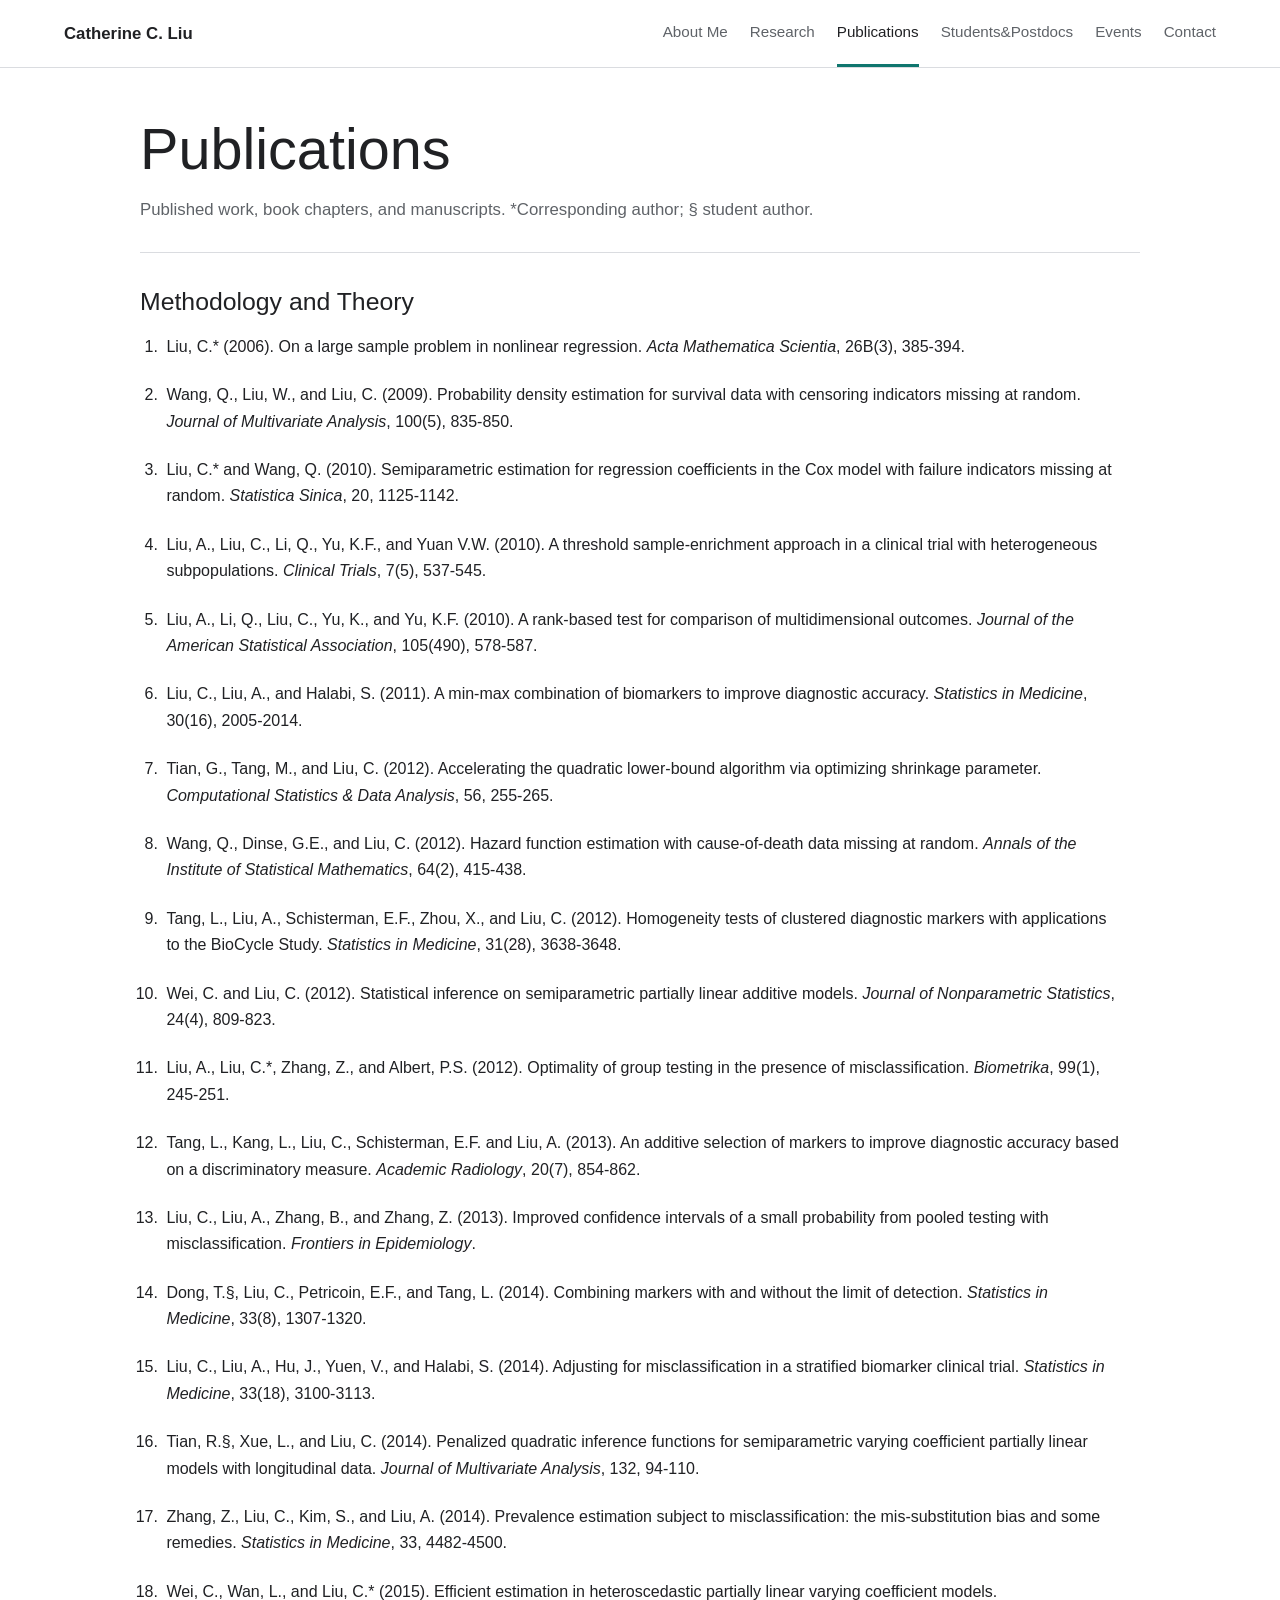
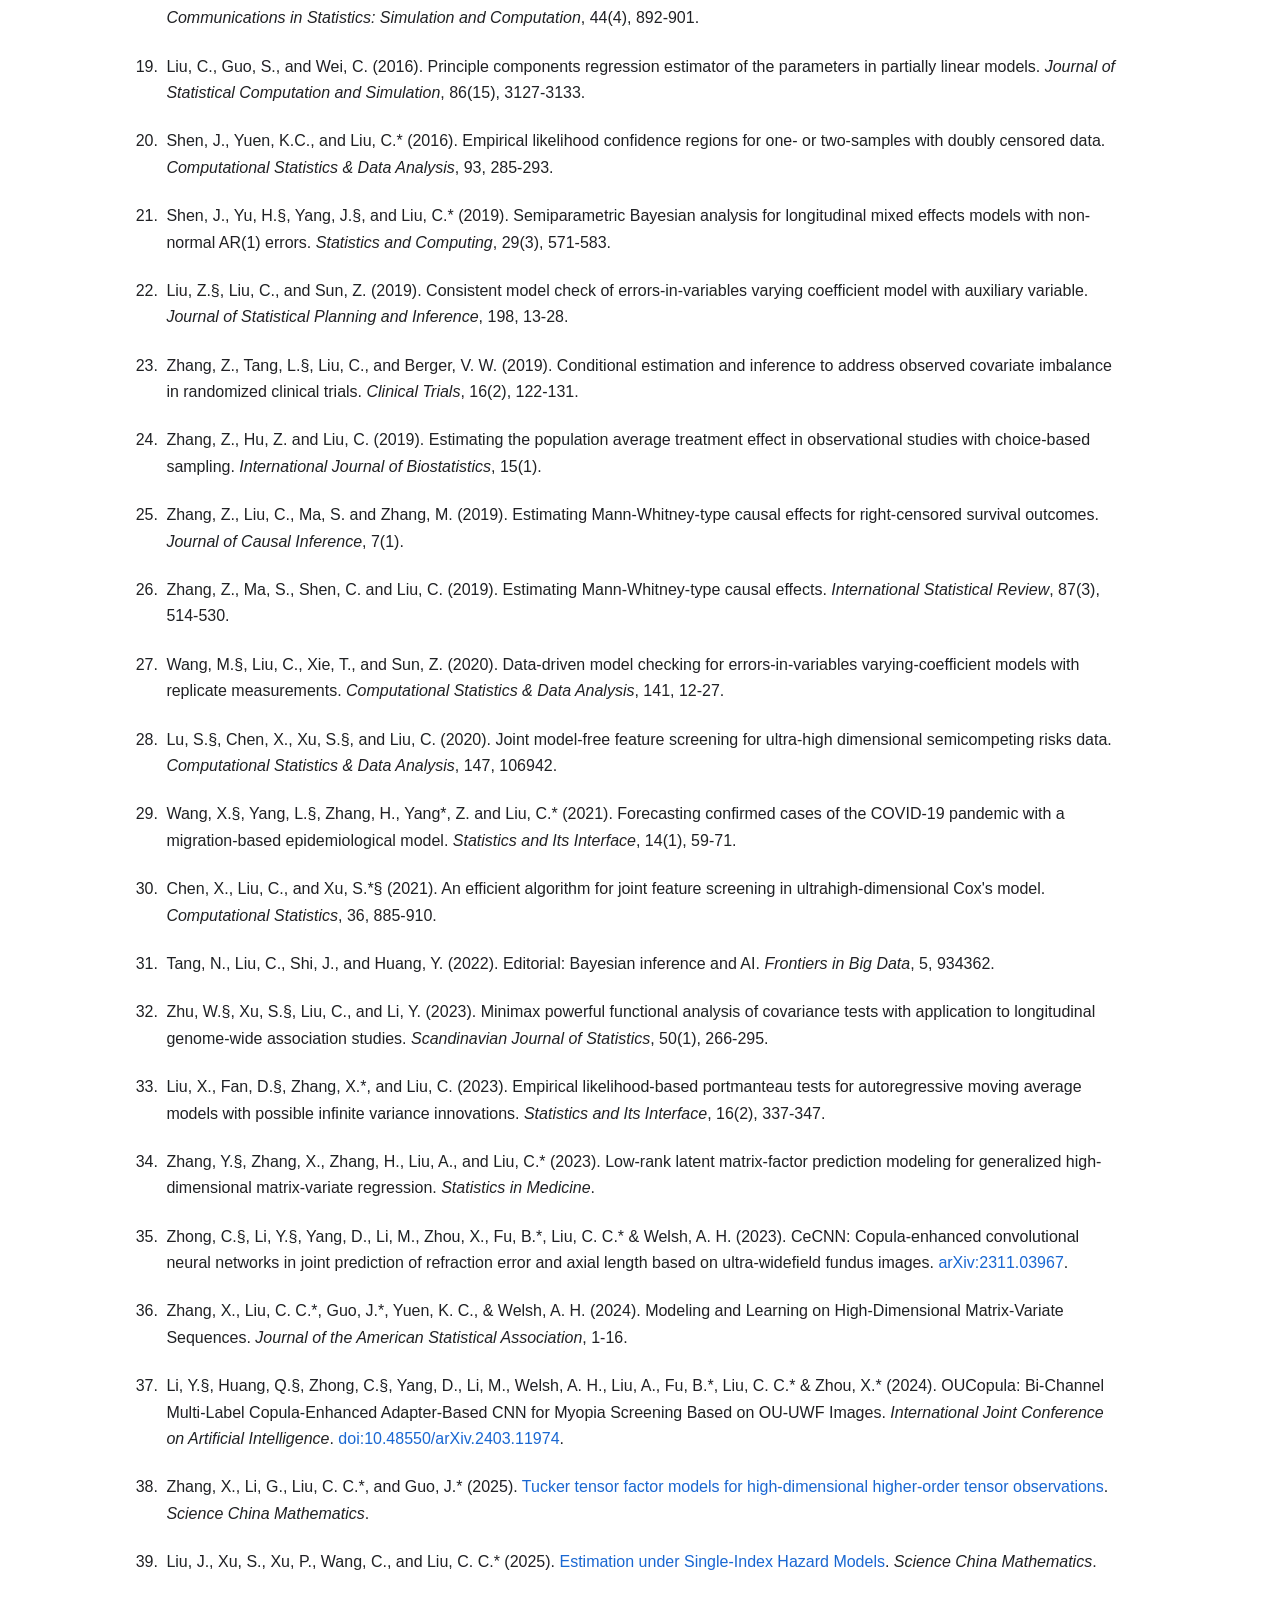
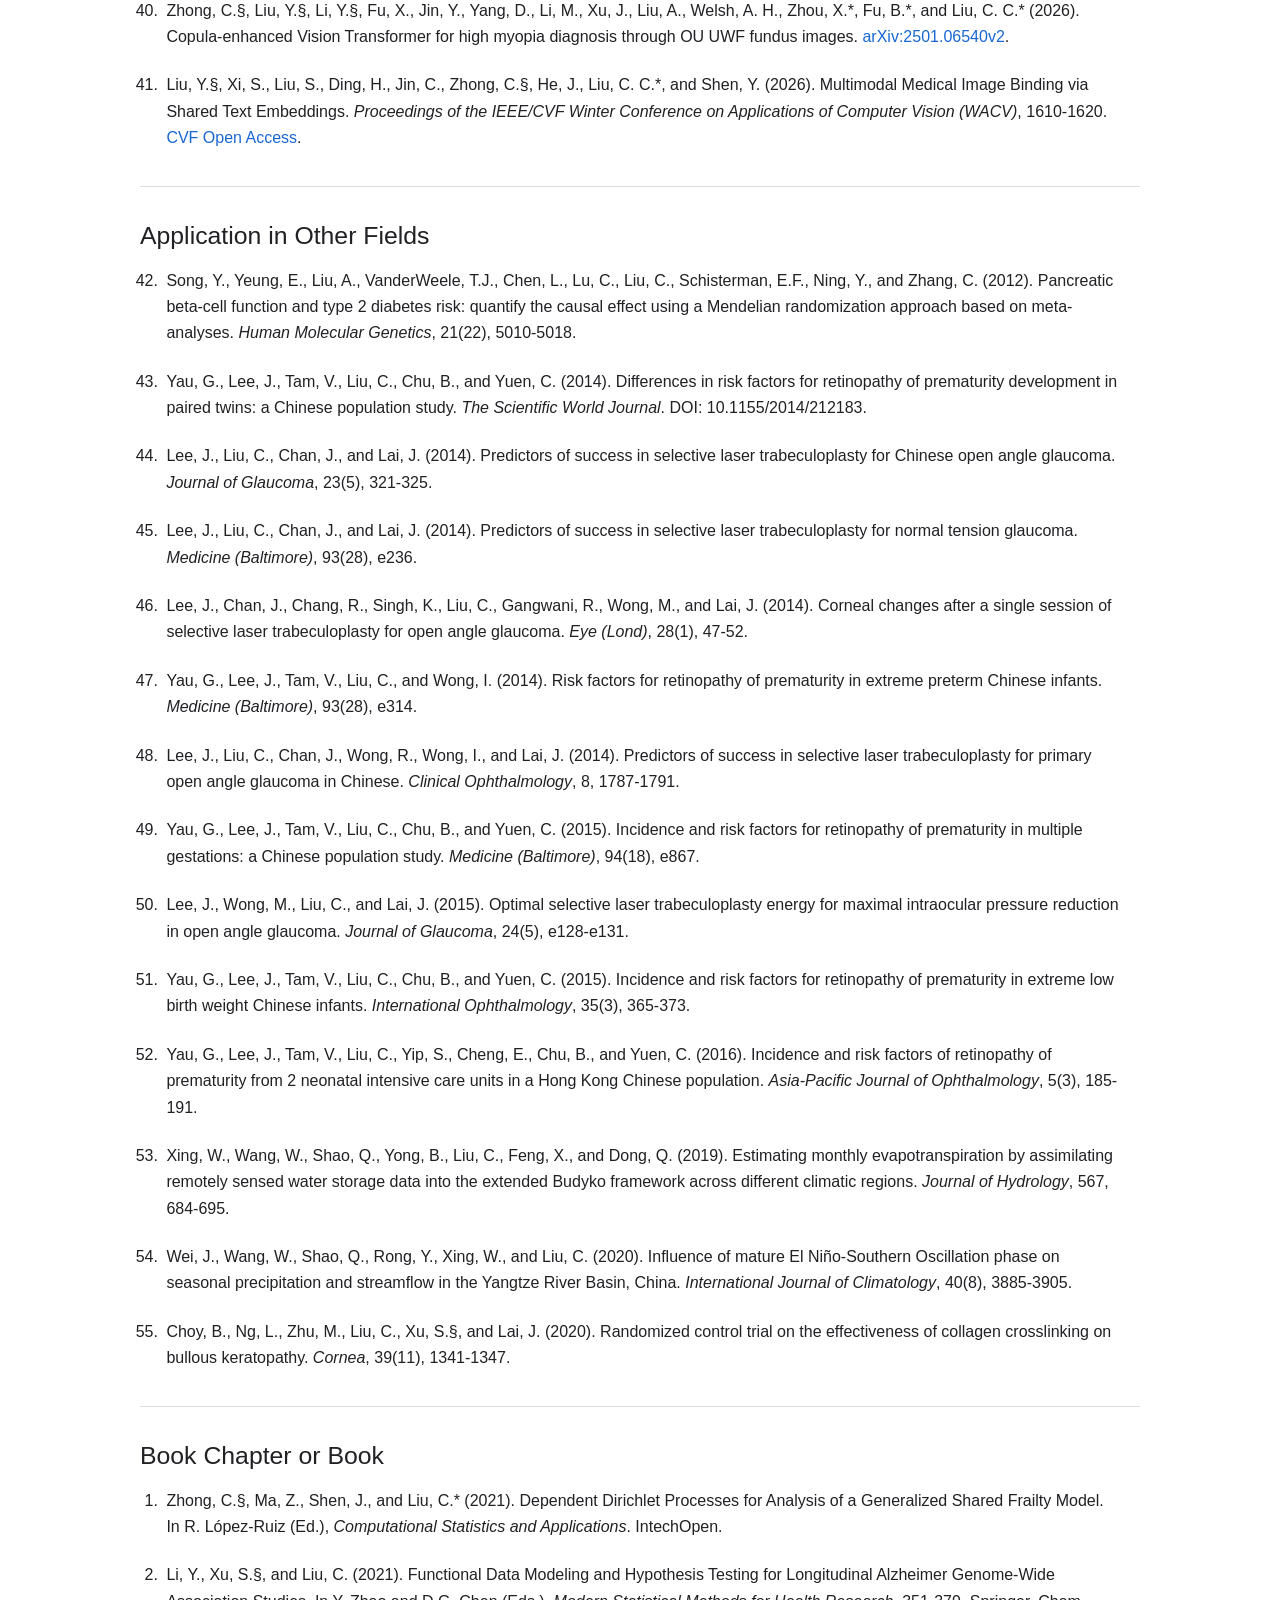
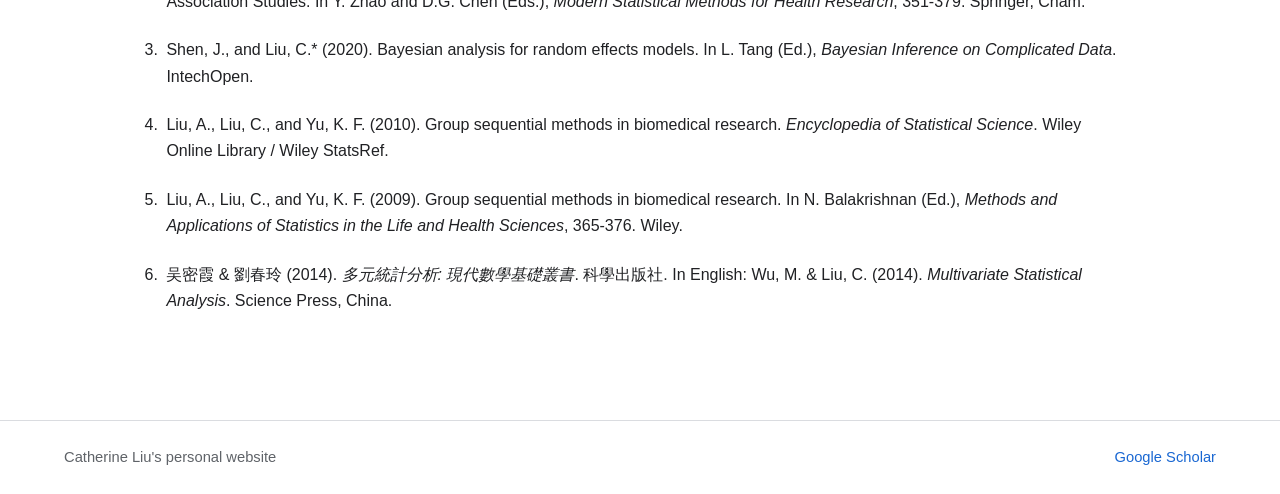
<file: publications.html>
<!doctype html>
<html lang="en">
  <head>
    <meta charset="utf-8" />
    <meta name="viewport" content="width=device-width, initial-scale=1" />
    <title>Publications | Catherine C. Liu</title>
    <link rel="stylesheet" href="styles.css?v=20260514" />
  </head>
  <body>
    <header class="topbar">
      <a class="wordmark" href="index.html">Catherine C. Liu</a>
      <button class="nav-toggle" type="button" aria-expanded="false" aria-controls="site-nav"><span></span><span></span><span></span></button>
      <nav id="site-nav" class="site-nav">
        <a href="index.html">About Me</a><a href="research.html">Research</a><a aria-current="page" href="publications.html">Publications</a><a href="people.html">Students&Postdocs</a><a href="news.html">Events</a><a href="contact.html">Contact</a>
      </nav>
    </header>

    <main class="page">
      <header class="page-head">
        <h1>Publications</h1>
        <p class="subtle">Published work, book chapters, and manuscripts. *Corresponding author; § student author.</p>
      </header>

      <section class="chapter">
        <h2>Methodology and Theory</h2>
        <ol class="publication-list">
          <li>Liu, C.* (2006). On a large sample problem in nonlinear regression. <em>Acta Mathematica Scientia</em>, 26B(3), 385-394.</li>
          <li>Wang, Q., Liu, W., and Liu, C. (2009). Probability density estimation for survival data with censoring indicators missing at random. <em>Journal of Multivariate Analysis</em>, 100(5), 835-850.</li>
          <li>Liu, C.* and Wang, Q. (2010). Semiparametric estimation for regression coefficients in the Cox model with failure indicators missing at random. <em>Statistica Sinica</em>, 20, 1125-1142.</li>
          <li>Liu, A., Liu, C., Li, Q., Yu, K.F., and Yuan V.W. (2010). A threshold sample-enrichment approach in a clinical trial with heterogeneous subpopulations. <em>Clinical Trials</em>, 7(5), 537-545.</li>
          <li>Liu, A., Li, Q., Liu, C., Yu, K., and Yu, K.F. (2010). A rank-based test for comparison of multidimensional outcomes. <em>Journal of the American Statistical Association</em>, 105(490), 578-587.</li>
          <li>Liu, C., Liu, A., and Halabi, S. (2011). A min-max combination of biomarkers to improve diagnostic accuracy. <em>Statistics in Medicine</em>, 30(16), 2005-2014.</li>
          <li>Tian, G., Tang, M., and Liu, C. (2012). Accelerating the quadratic lower-bound algorithm via optimizing shrinkage parameter. <em>Computational Statistics & Data Analysis</em>, 56, 255-265.</li>
          <li>Wang, Q., Dinse, G.E., and Liu, C. (2012). Hazard function estimation with cause-of-death data missing at random. <em>Annals of the Institute of Statistical Mathematics</em>, 64(2), 415-438.</li>
          <li>Tang, L., Liu, A., Schisterman, E.F., Zhou, X., and Liu, C. (2012). Homogeneity tests of clustered diagnostic markers with applications to the BioCycle Study. <em>Statistics in Medicine</em>, 31(28), 3638-3648.</li>
          <li>Wei, C. and Liu, C. (2012). Statistical inference on semiparametric partially linear additive models. <em>Journal of Nonparametric Statistics</em>, 24(4), 809-823.</li>
          <li>Liu, A., Liu, C.*, Zhang, Z., and Albert, P.S. (2012). Optimality of group testing in the presence of misclassification. <em>Biometrika</em>, 99(1), 245-251.</li>
          <li>Tang, L., Kang, L., Liu, C., Schisterman, E.F. and Liu, A. (2013). An additive selection of markers to improve diagnostic accuracy based on a discriminatory measure. <em>Academic Radiology</em>, 20(7), 854-862.</li>
          <li>Liu, C., Liu, A., Zhang, B., and Zhang, Z. (2013). Improved confidence intervals of a small probability from pooled testing with misclassification. <em>Frontiers in Epidemiology</em>.</li>
          <li>Dong, T.§, Liu, C., Petricoin, E.F., and Tang, L. (2014). Combining markers with and without the limit of detection. <em>Statistics in Medicine</em>, 33(8), 1307-1320.</li>
          <li>Liu, C., Liu, A., Hu, J., Yuen, V., and Halabi, S. (2014). Adjusting for misclassification in a stratified biomarker clinical trial. <em>Statistics in Medicine</em>, 33(18), 3100-3113.</li>
          <li>Tian, R.§, Xue, L., and Liu, C. (2014). Penalized quadratic inference functions for semiparametric varying coefficient partially linear models with longitudinal data. <em>Journal of Multivariate Analysis</em>, 132, 94-110.</li>
          <li>Zhang, Z., Liu, C., Kim, S., and Liu, A. (2014). Prevalence estimation subject to misclassification: the mis-substitution bias and some remedies. <em>Statistics in Medicine</em>, 33, 4482-4500.</li>
          <li>Wei, C., Wan, L., and Liu, C.* (2015). Efficient estimation in heteroscedastic partially linear varying coefficient models. <em>Communications in Statistics: Simulation and Computation</em>, 44(4), 892-901.</li>
          <li>Liu, C., Guo, S., and Wei, C. (2016). Principle components regression estimator of the parameters in partially linear models. <em>Journal of Statistical Computation and Simulation</em>, 86(15), 3127-3133.</li>
          <li>Shen, J., Yuen, K.C., and Liu, C.* (2016). Empirical likelihood confidence regions for one- or two-samples with doubly censored data. <em>Computational Statistics & Data Analysis</em>, 93, 285-293.</li>
          <li>Shen, J., Yu, H.§, Yang, J.§, and Liu, C.* (2019). Semiparametric Bayesian analysis for longitudinal mixed effects models with non-normal AR(1) errors. <em>Statistics and Computing</em>, 29(3), 571-583.</li>
          <li>Liu, Z.§, Liu, C., and Sun, Z. (2019). Consistent model check of errors-in-variables varying coefficient model with auxiliary variable. <em>Journal of Statistical Planning and Inference</em>, 198, 13-28.</li>
          <li>Zhang, Z., Tang, L.§, Liu, C., and Berger, V. W. (2019). Conditional estimation and inference to address observed covariate imbalance in randomized clinical trials. <em>Clinical Trials</em>, 16(2), 122-131.</li>
          <li>Zhang, Z., Hu, Z. and Liu, C. (2019). Estimating the population average treatment effect in observational studies with choice-based sampling. <em>International Journal of Biostatistics</em>, 15(1).</li>
          <li>Zhang, Z., Liu, C., Ma, S. and Zhang, M. (2019). Estimating Mann-Whitney-type causal effects for right-censored survival outcomes. <em>Journal of Causal Inference</em>, 7(1).</li>
          <li>Zhang, Z., Ma, S., Shen, C. and Liu, C. (2019). Estimating Mann-Whitney-type causal effects. <em>International Statistical Review</em>, 87(3), 514-530.</li>
          <li>Wang, M.§, Liu, C., Xie, T., and Sun, Z. (2020). Data-driven model checking for errors-in-variables varying-coefficient models with replicate measurements. <em>Computational Statistics & Data Analysis</em>, 141, 12-27.</li>
          <li>Lu, S.§, Chen, X., Xu, S.§, and Liu, C. (2020). Joint model-free feature screening for ultra-high dimensional semicompeting risks data. <em>Computational Statistics & Data Analysis</em>, 147, 106942.</li>
          <li>Wang, X.§, Yang, L.§, Zhang, H., Yang*, Z. and Liu, C.* (2021). Forecasting confirmed cases of the COVID-19 pandemic with a migration-based epidemiological model. <em>Statistics and Its Interface</em>, 14(1), 59-71.</li>
          <li>Chen, X., Liu, C., and Xu, S.*§ (2021). An efficient algorithm for joint feature screening in ultrahigh-dimensional Cox's model. <em>Computational Statistics</em>, 36, 885-910.</li>
          <li>Tang, N., Liu, C., Shi, J., and Huang, Y. (2022). Editorial: Bayesian inference and AI. <em>Frontiers in Big Data</em>, 5, 934362.</li>
          <li>Zhu, W.§, Xu, S.§, Liu, C., and Li, Y. (2023). Minimax powerful functional analysis of covariance tests with application to longitudinal genome-wide association studies. <em>Scandinavian Journal of Statistics</em>, 50(1), 266-295.</li>
          <li>Liu, X., Fan, D.§, Zhang, X.*, and Liu, C. (2023). Empirical likelihood-based portmanteau tests for autoregressive moving average models with possible infinite variance innovations. <em>Statistics and Its Interface</em>, 16(2), 337-347.</li>
          <li>Zhang, Y.§, Zhang, X., Zhang, H., Liu, A., and Liu, C.* (2023). Low-rank latent matrix-factor prediction modeling for generalized high-dimensional matrix-variate regression. <em>Statistics in Medicine</em>.</li>
          <li>Zhong, C.§, Li, Y.§, Yang, D., Li, M., Zhou, X., Fu, B.*, Liu, C. C.* & Welsh, A. H. (2023). CeCNN: Copula-enhanced convolutional neural networks in joint prediction of refraction error and axial length based on ultra-widefield fundus images. <a href="https://arxiv.org/abs/2311.03967" target="_blank" rel="noreferrer">arXiv:2311.03967</a>.</li>
          <li>Zhang, X., Liu, C. C.*, Guo, J.*, Yuen, K. C., & Welsh, A. H. (2024). Modeling and Learning on High-Dimensional Matrix-Variate Sequences. <em>Journal of the American Statistical Association</em>, 1-16.</li>
          <li>Li, Y.§, Huang, Q.§, Zhong, C.§, Yang, D., Li, M., Welsh, A. H., Liu, A., Fu, B.*, Liu, C. C.* & Zhou, X.* (2024). OUCopula: Bi-Channel Multi-Label Copula-Enhanced Adapter-Based CNN for Myopia Screening Based on OU-UWF Images. <em>International Joint Conference on Artificial Intelligence</em>. <a href="https://doi.org/10.48550/arXiv.2403.11974" target="_blank" rel="noreferrer">doi:10.48550/arXiv.2403.11974</a>.</li>
          <li>Zhang, X., Li, G., Liu, C. C.*, and Guo, J.* (2025). <a href="https://research.polyu.edu.hk/en/publications/tucker-tensor-factor-models-for-high-dimensional-higher-order-ten/" target="_blank" rel="noreferrer">Tucker tensor factor models for high-dimensional higher-order tensor observations</a>. <em>Science China Mathematics</em>.</li>
          <li>Liu, J., Xu, S., Xu, P., Wang, C., and Liu, C. C.* (2025). <a href="https://research.polyu.edu.hk/en/publications/estimation-under-single-index-hazard-models/" target="_blank" rel="noreferrer">Estimation under Single-Index Hazard Models</a>. <em>Science China Mathematics</em>.</li>
          <li>Zhong, C.§, Liu, Y.§, Li, Y.§, Fu, X., Jin, Y., Yang, D., Li, M., Xu, J., Liu, A., Welsh, A. H., Zhou, X.*, Fu, B.*, and Liu, C. C.* (2026). Copula-enhanced Vision Transformer for high myopia diagnosis through OU UWF fundus images. <a href="https://arxiv.org/html/2501.06540v2" target="_blank" rel="noreferrer">arXiv:2501.06540v2</a>.</li>
          <li>Liu, Y.§, Xi, S., Liu, S., Ding, H., Jin, C., Zhong, C.§, He, J., Liu, C. C.*, and Shen, Y. (2026). Multimodal Medical Image Binding via Shared Text Embeddings. <em>Proceedings of the IEEE/CVF Winter Conference on Applications of Computer Vision (WACV)</em>, 1610-1620. <a href="https://openaccess.thecvf.com/content/WACV2026/html/Liu_Multimodal_Medical_Image_Binding_via_Shared_Text_Embeddings_WACV_2026_paper.html" target="_blank" rel="noreferrer">CVF Open Access</a>.</li>
        </ol>
      </section>

      <section class="chapter">
        <h2>Application in Other Fields</h2>
        <ol class="publication-list" start="42">
          <li>Song, Y., Yeung, E., Liu, A., VanderWeele, T.J., Chen, L., Lu, C., Liu, C., Schisterman, E.F., Ning, Y., and Zhang, C. (2012). Pancreatic beta-cell function and type 2 diabetes risk: quantify the causal effect using a Mendelian randomization approach based on meta-analyses. <em>Human Molecular Genetics</em>, 21(22), 5010-5018.</li>
          <li>Yau, G., Lee, J., Tam, V., Liu, C., Chu, B., and Yuen, C. (2014). Differences in risk factors for retinopathy of prematurity development in paired twins: a Chinese population study. <em>The Scientific World Journal</em>. DOI: 10.1155/2014/212183.</li>
          <li>Lee, J., Liu, C., Chan, J., and Lai, J. (2014). Predictors of success in selective laser trabeculoplasty for Chinese open angle glaucoma. <em>Journal of Glaucoma</em>, 23(5), 321-325.</li>
          <li>Lee, J., Liu, C., Chan, J., and Lai, J. (2014). Predictors of success in selective laser trabeculoplasty for normal tension glaucoma. <em>Medicine (Baltimore)</em>, 93(28), e236.</li>
          <li>Lee, J., Chan, J., Chang, R., Singh, K., Liu, C., Gangwani, R., Wong, M., and Lai, J. (2014). Corneal changes after a single session of selective laser trabeculoplasty for open angle glaucoma. <em>Eye (Lond)</em>, 28(1), 47-52.</li>
          <li>Yau, G., Lee, J., Tam, V., Liu, C., and Wong, I. (2014). Risk factors for retinopathy of prematurity in extreme preterm Chinese infants. <em>Medicine (Baltimore)</em>, 93(28), e314.</li>
          <li>Lee, J., Liu, C., Chan, J., Wong, R., Wong, I., and Lai, J. (2014). Predictors of success in selective laser trabeculoplasty for primary open angle glaucoma in Chinese. <em>Clinical Ophthalmology</em>, 8, 1787-1791.</li>
          <li>Yau, G., Lee, J., Tam, V., Liu, C., Chu, B., and Yuen, C. (2015). Incidence and risk factors for retinopathy of prematurity in multiple gestations: a Chinese population study. <em>Medicine (Baltimore)</em>, 94(18), e867.</li>
          <li>Lee, J., Wong, M., Liu, C., and Lai, J. (2015). Optimal selective laser trabeculoplasty energy for maximal intraocular pressure reduction in open angle glaucoma. <em>Journal of Glaucoma</em>, 24(5), e128-e131.</li>
          <li>Yau, G., Lee, J., Tam, V., Liu, C., Chu, B., and Yuen, C. (2015). Incidence and risk factors for retinopathy of prematurity in extreme low birth weight Chinese infants. <em>International Ophthalmology</em>, 35(3), 365-373.</li>
          <li>Yau, G., Lee, J., Tam, V., Liu, C., Yip, S., Cheng, E., Chu, B., and Yuen, C. (2016). Incidence and risk factors of retinopathy of prematurity from 2 neonatal intensive care units in a Hong Kong Chinese population. <em>Asia-Pacific Journal of Ophthalmology</em>, 5(3), 185-191.</li>
          <li>Xing, W., Wang, W., Shao, Q., Yong, B., Liu, C., Feng, X., and Dong, Q. (2019). Estimating monthly evapotranspiration by assimilating remotely sensed water storage data into the extended Budyko framework across different climatic regions. <em>Journal of Hydrology</em>, 567, 684-695.</li>
          <li>Wei, J., Wang, W., Shao, Q., Rong, Y., Xing, W., and Liu, C. (2020). Influence of mature El Niño-Southern Oscillation phase on seasonal precipitation and streamflow in the Yangtze River Basin, China. <em>International Journal of Climatology</em>, 40(8), 3885-3905.</li>
          <li>Choy, B., Ng, L., Zhu, M., Liu, C., Xu, S.§, and Lai, J. (2020). Randomized control trial on the effectiveness of collagen crosslinking on bullous keratopathy. <em>Cornea</em>, 39(11), 1341-1347.</li>
        </ol>
      </section>

      <section class="chapter">
        <h2>Book Chapter or Book</h2>
        <ol class="publication-list">
          <li>Zhong, C.§, Ma, Z., Shen, J., and Liu, C.* (2021). Dependent Dirichlet Processes for Analysis of a Generalized Shared Frailty Model. In R. López-Ruiz (Ed.), <em>Computational Statistics and Applications</em>. IntechOpen.</li>
          <li>Li, Y., Xu, S.§, and Liu, C. (2021). Functional Data Modeling and Hypothesis Testing for Longitudinal Alzheimer Genome-Wide Association Studies. In Y. Zhao and D.G. Chen (Eds.), <em>Modern Statistical Methods for Health Research</em>, 351-379. Springer, Cham.</li>
          <li>Shen, J., and Liu, C.* (2020). Bayesian analysis for random effects models. In L. Tang (Ed.), <em>Bayesian Inference on Complicated Data</em>. IntechOpen.</li>
          <li>Liu, A., Liu, C., and Yu, K. F. (2010). Group sequential methods in biomedical research. <em>Encyclopedia of Statistical Science</em>. Wiley Online Library / Wiley StatsRef.</li>
          <li>Liu, A., Liu, C., and Yu, K. F. (2009). Group sequential methods in biomedical research. In N. Balakrishnan (Ed.), <em>Methods and Applications of Statistics in the Life and Health Sciences</em>, 365-376. Wiley.</li>
          <li>吴密霞 & 劉春玲 (2014). <em>多元統計分析: 現代數學基礎叢書</em>. 科學出版社. In English: Wu, M. & Liu, C. (2014). <em>Multivariate Statistical Analysis</em>. Science Press, China.</li>
        </ol>
      </section>

    </main>

    <footer class="footer"><span>Catherine Liu's personal website</span><a href="https://scholar.google.com" target="_blank" rel="noreferrer">Google Scholar</a></footer>
    <script src="script.js"></script>
  </body>
</html>
</file>
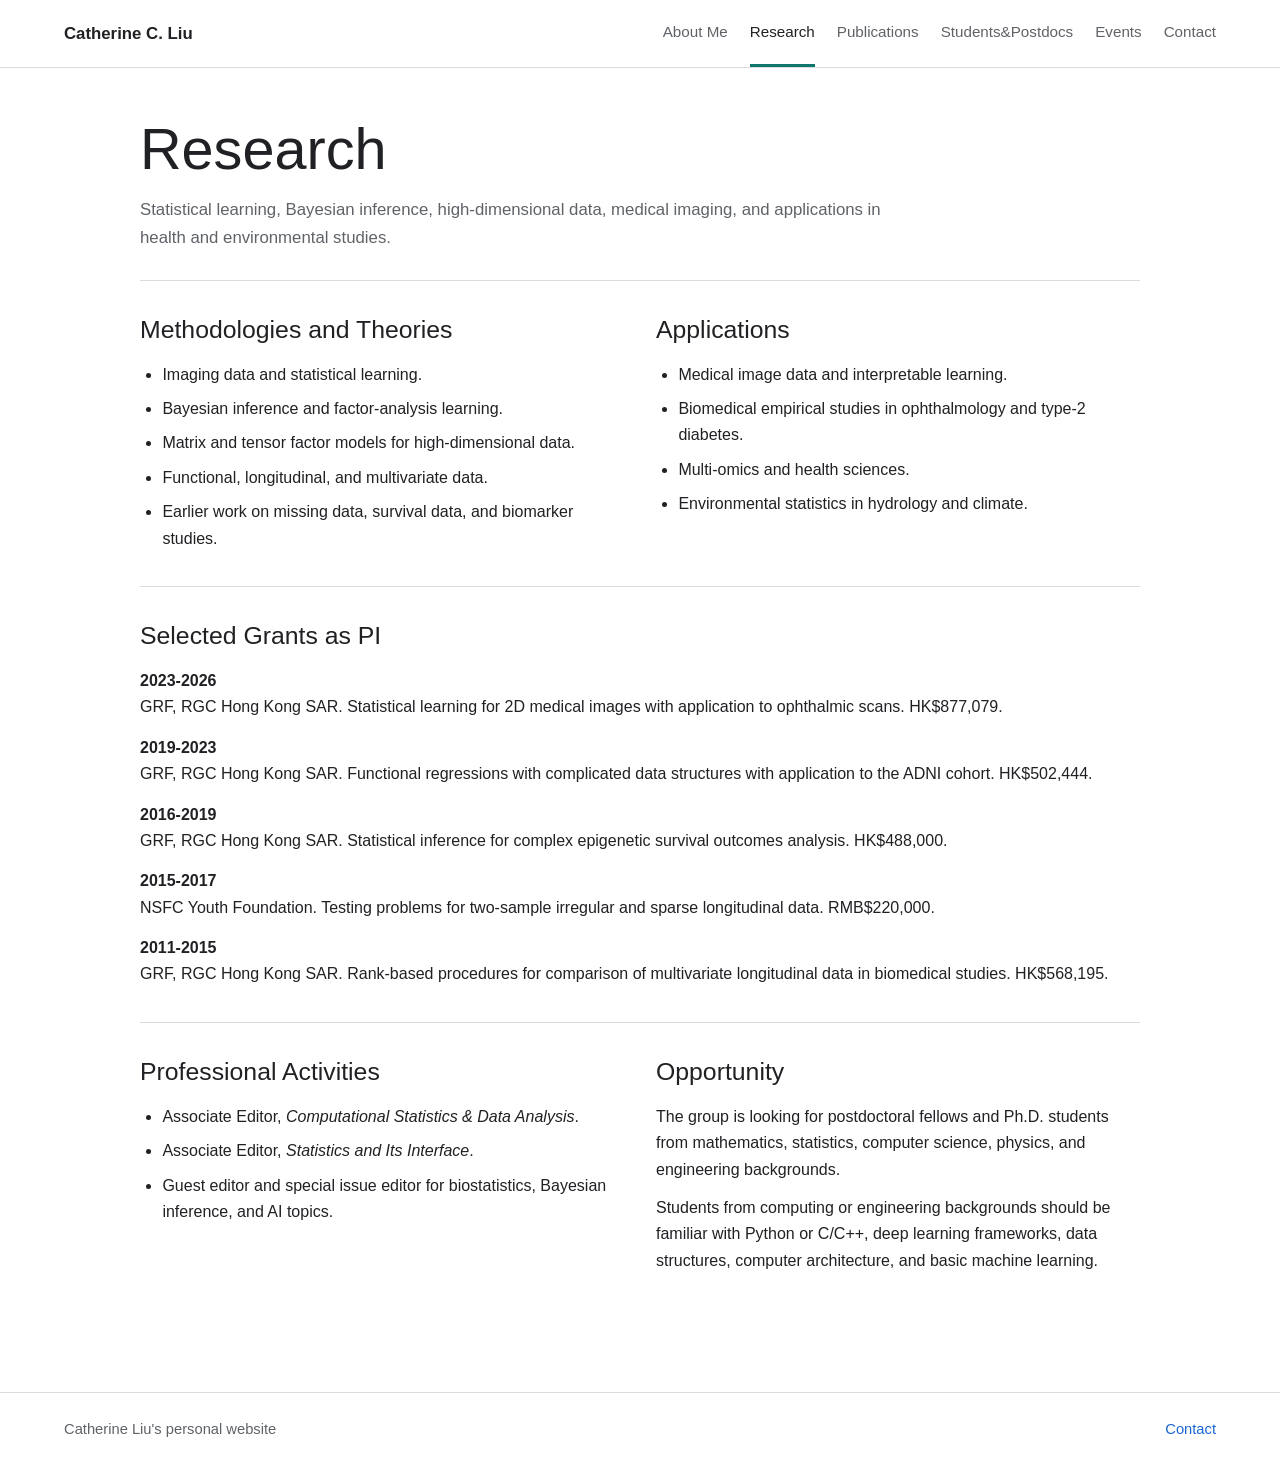
<file: research.html>
<!doctype html>
<html lang="en">
  <head>
    <meta charset="utf-8" />
    <meta name="viewport" content="width=device-width, initial-scale=1" />
    <title>Research | Catherine C. Liu</title>
    <link rel="stylesheet" href="styles.css?v=20260514" />
  </head>
  <body>
    <header class="topbar">
      <a class="wordmark" href="index.html">Catherine C. Liu</a>
      <button class="nav-toggle" type="button" aria-expanded="false" aria-controls="site-nav"><span></span><span></span><span></span></button>
      <nav id="site-nav" class="site-nav">
        <a href="index.html">About Me</a><a aria-current="page" href="research.html">Research</a><a href="publications.html">Publications</a><a href="people.html">Students&Postdocs</a><a href="news.html">Events</a><a href="contact.html">Contact</a>
      </nav>
    </header>

    <main class="page">
      <header class="page-head">
        <h1>Research</h1>
        <p class="subtle">Statistical learning, Bayesian inference, high-dimensional data, medical imaging, and applications in health and environmental studies.</p>
      </header>

      <section class="chapter two-col">
        <div>
          <h2>Methodologies and Theories</h2>
          <ul>
            <li>Imaging data and statistical learning.</li>
            <li>Bayesian inference and factor-analysis learning.</li>
            <li>Matrix and tensor factor models for high-dimensional data.</li>
            <li>Functional, longitudinal, and multivariate data.</li>
            <li>Earlier work on missing data, survival data, and biomarker studies.</li>
          </ul>
        </div>
        <div>
          <h2>Applications</h2>
          <ul>
            <li>Medical image data and interpretable learning.</li>
            <li>Biomedical empirical studies in ophthalmology and type-2 diabetes.</li>
            <li>Multi-omics and health sciences.</li>
            <li>Environmental statistics in hydrology and climate.</li>
          </ul>
        </div>
      </section>

      <section class="chapter">
        <h2>Selected Grants as PI</h2>
        <ul class="plain-list">
          <li><strong>2023-2026</strong><br />GRF, RGC Hong Kong SAR. Statistical learning for 2D medical images with application to ophthalmic scans. HK$877,079.</li>
          <li><strong>2019-2023</strong><br />GRF, RGC Hong Kong SAR. Functional regressions with complicated data structures with application to the ADNI cohort. HK$502,444.</li>
          <li><strong>2016-2019</strong><br />GRF, RGC Hong Kong SAR. Statistical inference for complex epigenetic survival outcomes analysis. HK$488,000.</li>
          <li><strong>2015-2017</strong><br />NSFC Youth Foundation. Testing problems for two-sample irregular and sparse longitudinal data. RMB$220,000.</li>
          <li><strong>2011-2015</strong><br />GRF, RGC Hong Kong SAR. Rank-based procedures for comparison of multivariate longitudinal data in biomedical studies. HK$568,195.</li>
        </ul>
      </section>

      <section class="chapter two-col">
        <div>
          <h2>Professional Activities</h2>
          <ul>
            <li>Associate Editor, <em>Computational Statistics & Data Analysis</em>.</li>
            <li>Associate Editor, <em>Statistics and Its Interface</em>.</li>
            <li>Guest editor and special issue editor for biostatistics, Bayesian inference, and AI topics.</li>
          </ul>
        </div>
        <div>
          <h2>Opportunity</h2>
          <p>
            The group is looking for postdoctoral fellows and Ph.D. students from mathematics,
            statistics, computer science, physics, and engineering backgrounds.
          </p>
          <p>
            Students from computing or engineering backgrounds should be familiar with Python or
            C/C++, deep learning frameworks, data structures, computer architecture, and basic
            machine learning.
          </p>
        </div>
      </section>
    </main>

    <footer class="footer"><span>Catherine Liu's personal website</span><a href="contact.html">Contact</a></footer>
    <script src="script.js"></script>
  </body>
</html>
</file>
<file: styles.css>
:root {
  color-scheme: light;
  --text: #202124;
  --muted: #5f6368;
  --link: #1967d2;
  --line: #dadce0;
  --soft: #f8fafd;
  --accent: #0f766e;
}

* {
  box-sizing: border-box;
}

body {
  margin: 0;
  color: var(--text);
  background: #fff;
  font-family: Arial, "Noto Sans", "Helvetica Neue", sans-serif;
  font-size: 16px;
  line-height: 1.65;
}

a {
  color: var(--link);
  text-decoration: none;
}

a:hover {
  text-decoration: underline;
}

.topbar {
  position: sticky;
  top: 0;
  z-index: 10;
  display: flex;
  align-items: center;
  justify-content: space-between;
  gap: 24px;
  min-height: 64px;
  padding: 0 clamp(18px, 5vw, 72px);
  border-bottom: 1px solid var(--line);
  background: rgba(255, 255, 255, 0.96);
}

.wordmark {
  color: var(--text);
  font-size: 1.05rem;
  font-weight: 600;
  white-space: nowrap;
}

.wordmark:hover {
  text-decoration: none;
}

.seal {
  display: none;
}

.site-nav {
  display: flex;
  align-items: center;
  gap: 22px;
}

.site-nav a {
  color: var(--muted);
  font-size: 0.95rem;
  line-height: 64px;
  border-bottom: 3px solid transparent;
}

.site-nav a:hover,
.site-nav a[aria-current="page"] {
  color: var(--text);
  text-decoration: none;
  border-color: var(--accent);
}

.nav-toggle {
  display: none;
  width: 40px;
  height: 40px;
  border: 1px solid var(--line);
  border-radius: 4px;
  background: #fff;
}

.nav-toggle span {
  display: block;
  width: 18px;
  height: 2px;
  margin: 4px auto;
  background: var(--text);
}

.page,
.home-grid {
  max-width: 1080px;
  margin: 0 auto;
  padding: 48px clamp(18px, 5vw, 40px) 72px;
}

.site-hero {
  display: grid;
  grid-template-columns: minmax(0, 1fr) 240px;
  gap: clamp(32px, 6vw, 72px);
  align-items: start;
  padding-bottom: 40px;
  border-bottom: 1px solid var(--line);
}

.site-hero h1,
.page-head h1 {
  margin: 0 0 14px;
  font-size: clamp(2.1rem, 5vw, 3.6rem);
  font-weight: 500;
  line-height: 1.15;
}

.site-hero h1 span {
  display: block;
  color: var(--muted);
  font-size: 0.62em;
  font-weight: 400;
}

.lead,
.subtle {
  max-width: 760px;
  margin: 0;
  color: var(--muted);
  font-size: 1.05rem;
}

.profile-photo {
  margin: 0;
}

.profile-photo img {
  display: block;
  width: 100%;
  border: 1px solid var(--line);
}

.profile-photo figcaption {
  margin-top: 8px;
  color: var(--muted);
  font-size: 0.9rem;
  text-align: center;
}

.section,
.chapter {
  padding: 34px 0;
  border-bottom: 1px solid var(--line);
}

.section:last-child,
.chapter:last-child {
  border-bottom: 0;
}

h2 {
  margin: 0 0 16px;
  font-size: 1.55rem;
  font-weight: 500;
  line-height: 1.25;
}

h3 {
  margin: 0 0 8px;
  font-size: 1.08rem;
  font-weight: 600;
}

p {
  margin: 0 0 12px;
}

ul,
ol {
  margin: 0;
  padding-left: 1.4rem;
}

li + li {
  margin-top: 8px;
}

.two-col {
  display: grid;
  grid-template-columns: repeat(2, minmax(0, 1fr));
  gap: 32px;
}

.plain-list {
  display: grid;
  gap: 14px;
  margin: 0;
  padding: 0;
  list-style: none;
}

.plain-list li {
  margin: 0;
}

.meta {
  color: var(--muted);
}

.info-panel {
  padding: 18px 20px;
  border: 1px solid var(--line);
  background: var(--soft);
}

.page-head {
  padding-bottom: 28px;
  border-bottom: 1px solid var(--line);
}

.people-section {
  padding: 34px 0;
  border-bottom: 1px solid var(--line);
}

.people-section:last-child {
  border-bottom: 0;
}

.people-section > h2 {
  margin-bottom: 20px;
}

.subsection-heading {
  margin-top: 32px;
  padding-top: 24px;
  border-top: 1px solid var(--line);
}

.people-grid {
  display: grid;
  grid-template-columns: repeat(auto-fit, minmax(220px, 1fr));
  gap: 28px 22px;
}

.person {
  min-width: 0;
}

.person img {
  display: block;
  width: min(180px, 100%);
  aspect-ratio: 1 / 1;
  object-fit: cover;
  object-position: center top;
  border: 1px solid var(--line);
  background: #f1f3f4;
}

.person h3 {
  margin-top: 10px;
}

.person p {
  margin: 0;
  color: var(--muted);
  font-size: 0.93rem;
  line-height: 1.45;
}

.person p + p {
  margin-top: 6px;
}

.person a {
  overflow-wrap: anywhere;
}

.person-wide {
  grid-column: span 2;
}

.publication-list {
  display: grid;
  gap: 14px;
  max-width: 980px;
}

.publication-list li {
  padding-left: 4px;
}

.news-list article {
  display: grid;
  grid-template-columns: 160px minmax(0, 1fr);
  gap: 24px;
  padding: 22px 0;
  border-bottom: 1px solid var(--line);
}

.news-list article:last-child {
  border-bottom: 0;
}

.news-list time {
  color: var(--muted);
  font-weight: 600;
}

.news-list h2 {
  margin-bottom: 6px;
  font-size: 1.3rem;
}

.news-photo {
  margin: 14px 0 0;
}

.news-photo img {
  display: block;
  width: min(720px, 100%);
  border: 1px solid var(--line);
}

.news-photo figcaption {
  margin-top: 8px;
  color: var(--muted);
  font-size: 0.9rem;
}

.contact-list {
  display: grid;
  gap: 8px;
  margin: 0;
  padding: 0;
  list-style: none;
}

.contact-list li {
  margin: 0;
  overflow-wrap: anywhere;
}

.footer {
  display: flex;
  justify-content: space-between;
  gap: 24px;
  padding: 24px clamp(18px, 5vw, 72px);
  border-top: 1px solid var(--line);
  color: var(--muted);
  font-size: 0.92rem;
}

@media (max-width: 820px) {
  .nav-toggle {
    display: block;
  }

  .site-nav {
    position: absolute;
    top: 64px;
    right: 16px;
    left: 16px;
    display: none;
    flex-direction: column;
    align-items: stretch;
    gap: 0;
    border: 1px solid var(--line);
    background: #fff;
  }

  .site-nav.open {
    display: flex;
  }

  .site-nav a {
    padding: 12px 16px;
    line-height: 1.3;
    border-bottom: 1px solid var(--line);
  }

  .site-nav a[aria-current="page"] {
    border-left: 3px solid var(--accent);
  }

  .site-hero,
  .two-col {
    grid-template-columns: 1fr;
  }

  .profile-photo {
    max-width: 260px;
  }

  .news-list article {
    grid-template-columns: 1fr;
    gap: 6px;
  }

  .person-wide {
    grid-column: auto;
  }
}

@media (max-width: 520px) {
  .topbar {
    padding: 0 16px;
  }

  .wordmark {
    max-width: 230px;
    overflow: hidden;
    text-overflow: ellipsis;
  }

  .page,
  .home-grid {
    padding-top: 34px;
  }

  .people-grid {
    grid-template-columns: 1fr;
    gap: 22px 14px;
  }

  .person h3 {
    font-size: 0.98rem;
  }
}
</file>
